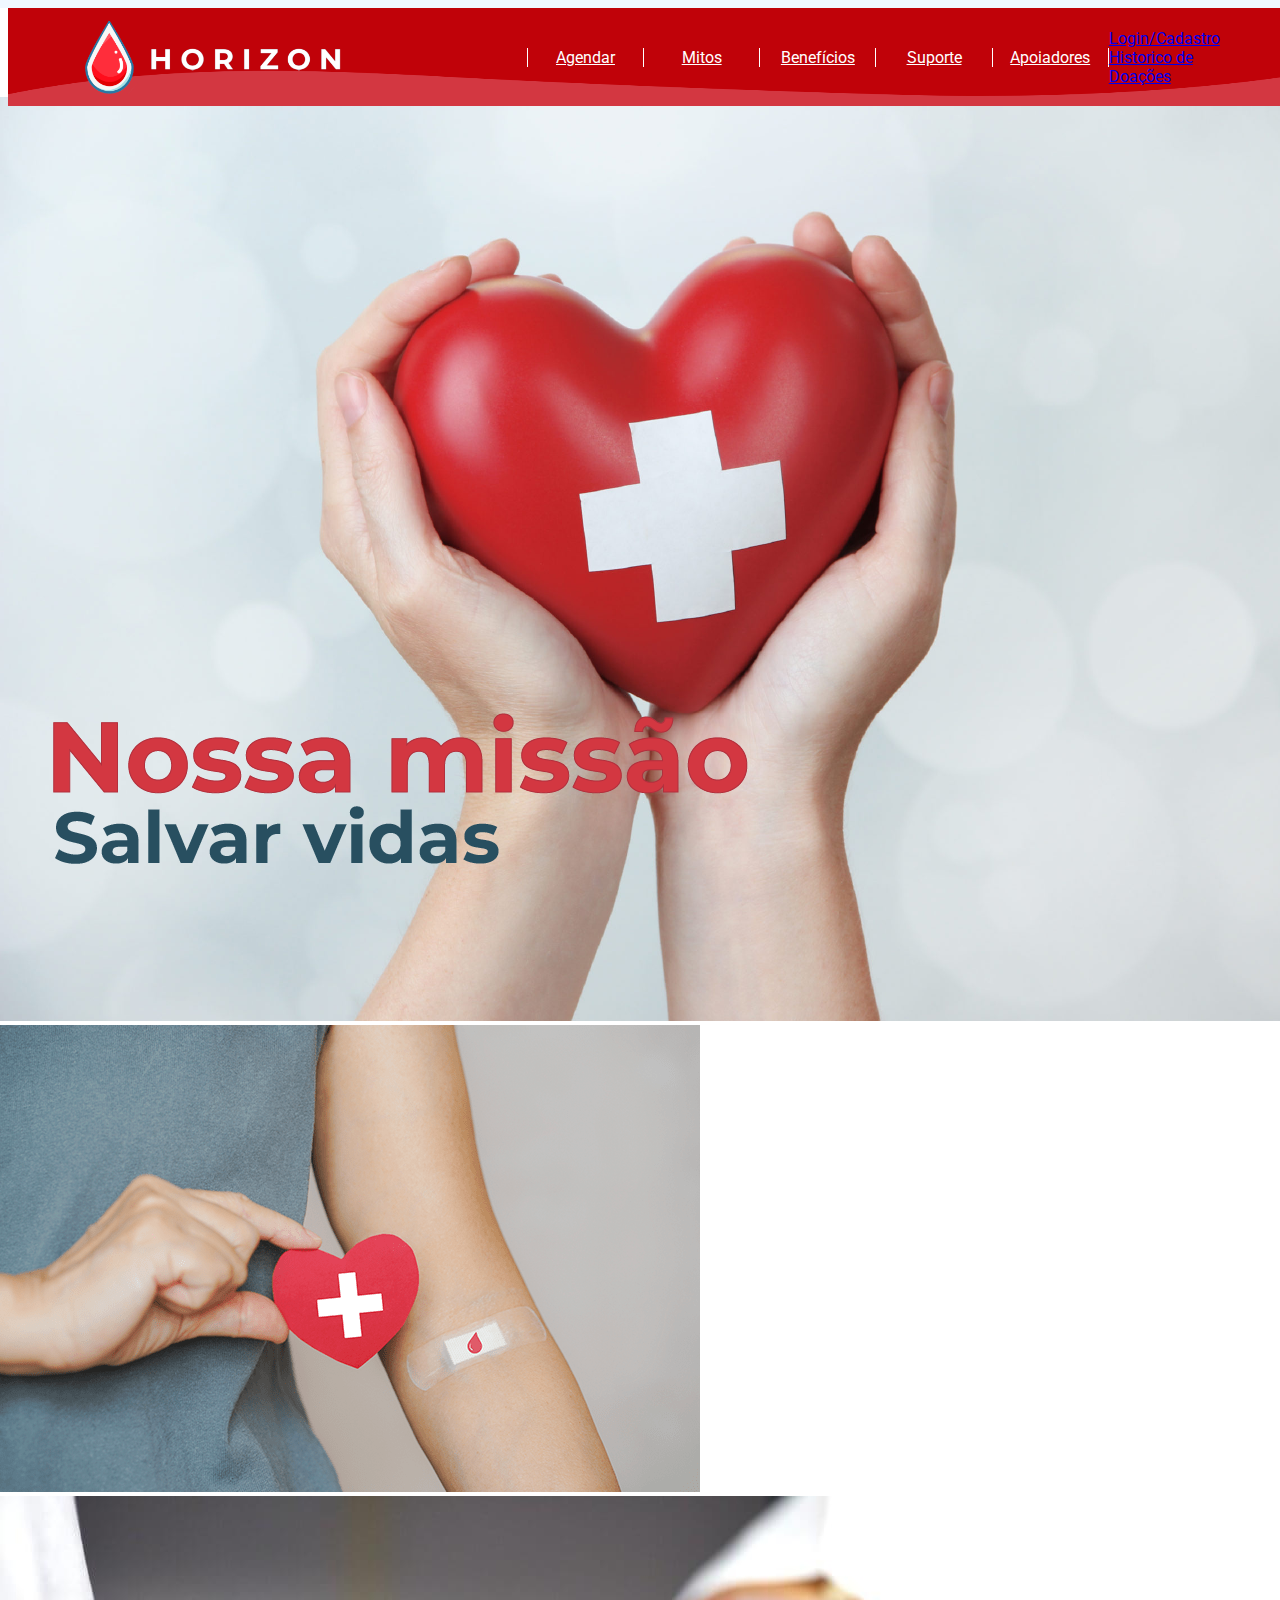
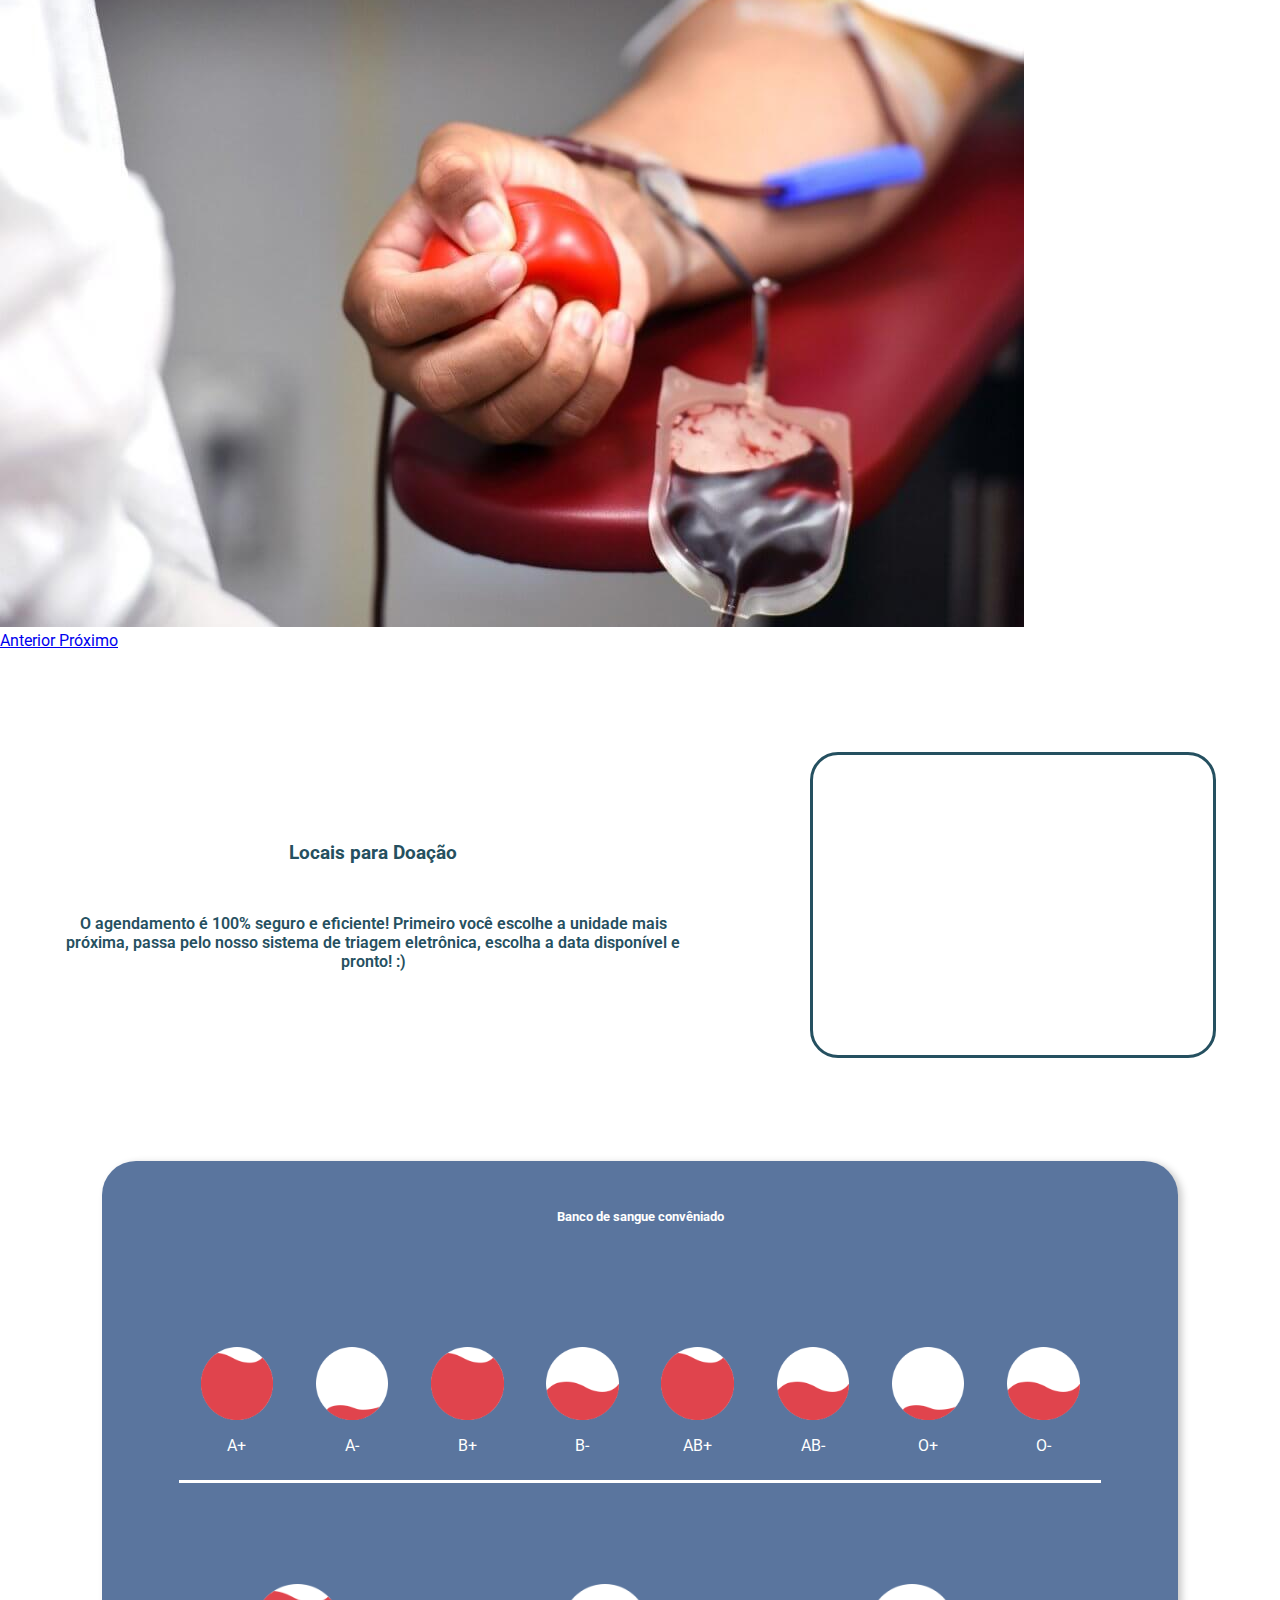
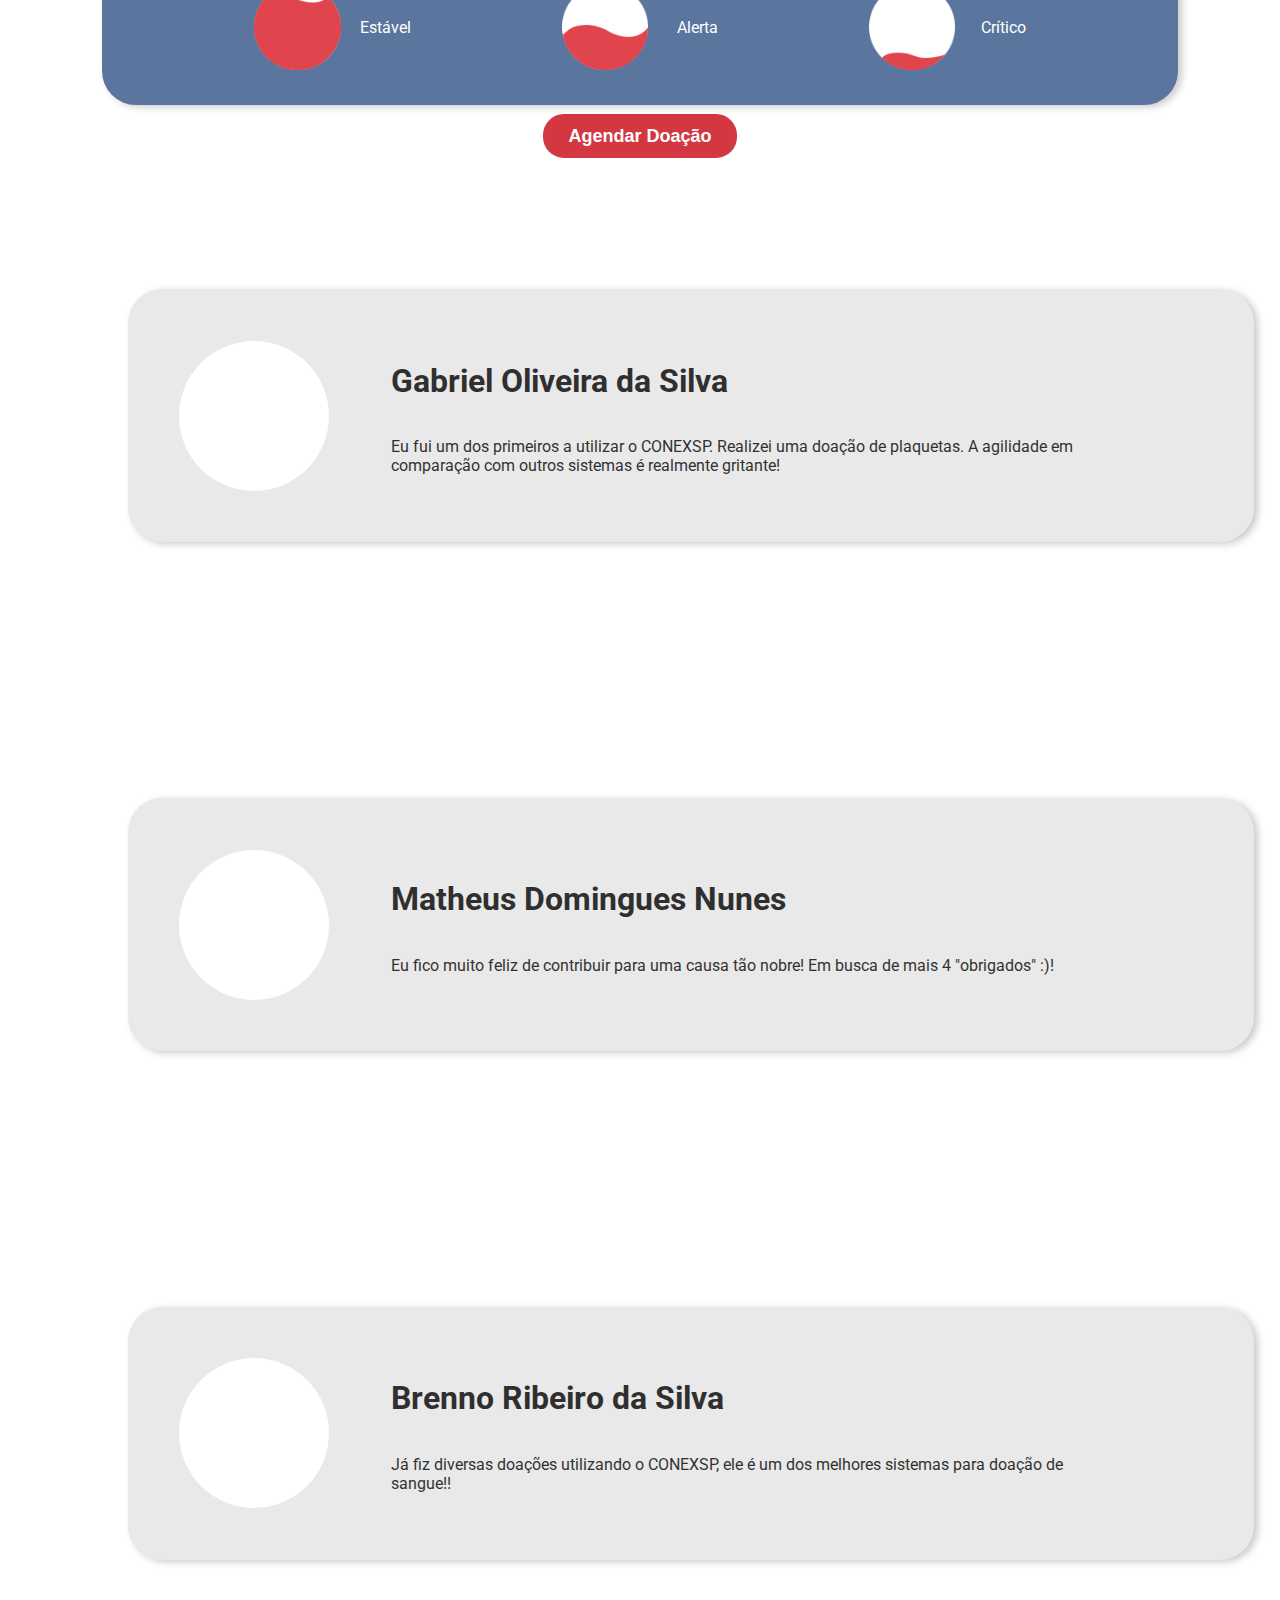
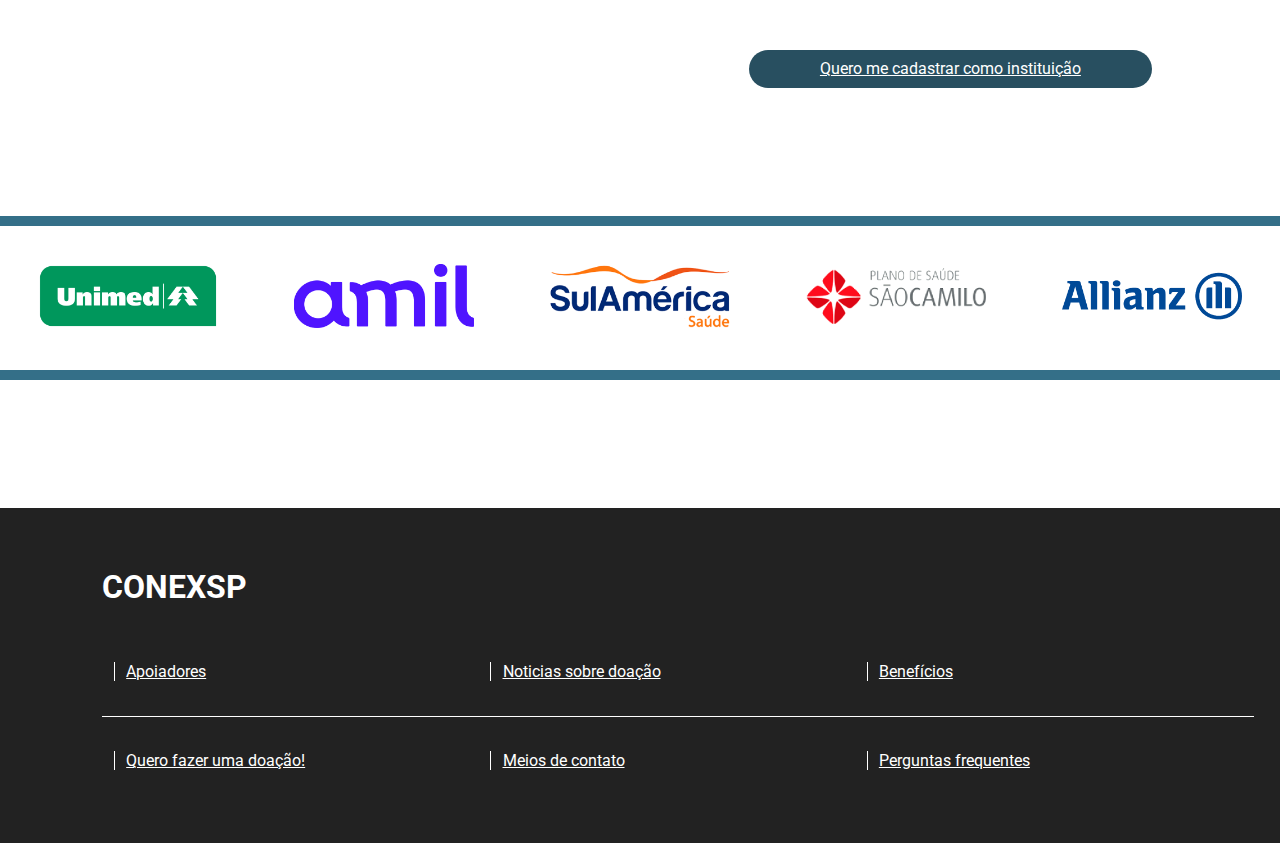
<file: index.html>
<!DOCTYPE html>
<html lang="pt-br">

<head>
  <meta charset="UTF-8">
  <meta name="viewport" content="width=device-width, initial-scale=1.0">
  <title>Horizon</title>

  <link rel="stylesheet" href="css/style.css">
  <link rel="stylesheet" href="css/home.css">

  <link rel="stylesheet" href="https://stackpath.bootstrapcdn.com/bootstrap/4.1.3/css/bootstrap.min.css"
    integrity="sha384-MCw98/SFnGE8fJT3GXwEOngsV7Zt27NXFoaoApmYm81iuXoPkFOJwJ8ERdknLPMO" crossorigin="anonymous">
  <link rel="stylesheet" href="https://cdnjs.cloudflare.com/ajax/libs/font-awesome/6.5.2/css/all.min.css"
    integrity="sha512-SnH5WK+bZxgPHs44uWIX+LLJAJ9/2PkPKZ5QiAj6Ta86w+fsb2TkcmfRyVX3pBnMFcV7oQPJkl9QevSCWr3W6A=="
    crossorigin="anonymous" referrerpolicy="no-referrer" />
</head>

<body style="background-color: aliceblue;">
  <header class="navbar1">
    <a href="index.html" style="width: 20%; display: flex; flex-direction: row; align-items: center; gap: 3%;">
      <img src="img/gota edit.png" style="width: 100%;" alt="logo">
    </a>

    <div style="display: flex; flex-direction: row-reverse; width: 60%;">
      <a href="Apoiadores.html" style="border-style: none solid none solid;" class="botoes_nav">Apoiadores</a>
      <a href="Contatos.html" class="botoes_nav">Suporte</a>
      <a href="" class="botoes_nav">Benefícios</a>
      <a href="Mitos.html" class="botoes_nav">Mitos</a>
      <a href="Triagem.html" class="botoes_nav">Agendar</a>
    </div>

    <div style="width: 10%; display: flex; flex-direction: row-reverse;">
      <a style="display: flex; align-items: center;" id="navbarDropdown" role="button" data-toggle="dropdown" aria-haspopup="true" aria-expanded="false">
        <i style="font-size: 250%; color: white;" class="fa-regular fa-user"></i>
      </a>
      <div class="dropdown-menu" aria-labelledby="navbarDropdown">
        <a class="dropdown-item" href="Cadastro.html">Login/Cadastro</a>
        <a class="dropdown-item" href="Historico.html">Historico de Doações</a>
      </div>
    </div>
  </header>

  <main class="principal_home">
    <!--CARROSSEL-->
    <div id="carouselExampleIndicators" class="carousel slide" data-ride="carousel">
      <ol class="carousel-indicators">
        <li data-target="#carouselExampleIndicators" data-slide-to="0" class="active"></li>
        <li data-target="#carouselExampleIndicators" data-slide-to="1"></li>
        <li data-target="#carouselExampleIndicators" data-slide-to="2"></li>
      </ol>
      <div class="carousel-inner">
        <div class="carousel-item active">
          <img class="d-block w-100" src="img/Banner.png" alt="Primeiro Slide">
        </div>
        <div class="carousel-item">
          <img class="d-block w-100" src="img/doacao-de-sangue.png" alt="Segundo Slide">
        </div>
        <div class="carousel-item">
          <img class="d-block w-100" src="img/doar-sangue-1.jpg" alt="Terceiro Slide">
        </div>
      </div>
      <a class="carousel-control-prev" href="#carouselExampleIndicators" role="button" data-slide="prev">
        <span class="carousel-control-prev-icon" aria-hidden="true"></span>
        <span class="sr-only">Anterior</span>
      </a>
      <a class="carousel-control-next" href="#carouselExampleIndicators" role="button" data-slide="next">
        <span class="carousel-control-next-icon" aria-hidden="true"></span>
        <span class="sr-only">Próximo</span>
      </a>
    </div>

    <!--LOCAIS PARA DOACAO-->
    <div class="locais_doacao">
      <div style="width: 50%; display: flex; flex-direction: column; text-align: center; padding: 5%;">
        <h3>Locais para Doação</h3>
        <p style="font-weight: 600; margin-top: 5%;">
          O agendamento é 100% seguro e eficiente! Primeiro você escolhe a unidade mais próxima, 
          passa pelo nosso sistema de triagem eletrônica, escolha a data disponível e pronto! :)
        </p>
      </div>

      <div style="width: fit-content; padding: 5%; display: flex; flex-direction: column; align-items: center;">
        <div class="mapa">
          <iframe src="https://www.google.com/maps/embed?pb=!1m18!1m12!1m3!1d3657.313606745895!2d-46.65507983151243!3d-23.557177686295105!2m3!1f0!2f0!3f0!3m2!1i1024!2i768!4f13.1!3m3!1m2!1s0x94ce59cba16aab73%3A0xc507935c3fc44731!2sHospital%20S%C3%ADrio-Liban%C3%AAs%20%7C%20Bela%20Vista!5e0!3m2!1spt-BR!2sbr!4v1718240863175!5m2!1spt-BR!2sbr" width="400" height="300" style="border:0;" allowfullscreen="" loading="lazy" referrerpolicy="no-referrer-when-downgrade"></iframe>
          alt="mapa">
        </div>

  
      </div>
    </div>

    <!--BANCO DE SANGUE-->
    <div class="banco_sangue">
      <h5>Banco de sangue convêniado</h5>
      <div style="width: 90%; display: flex; justify-content: space-between; text-align: center;">
        <div class="boleta_sangue boleta_sangue_edit">
          <img src="img/estavel.png" alt="estavel">
          <p>A+</p>
        </div>
        <div class="boleta_sangue boleta_sangue_edit">
          <img src="img/critico.png" alt="critico">
          <p>A-</p>
        </div>
        <div class="boleta_sangue boleta_sangue_edit">
          <img src="img/estavel.png" alt="estavel">
          <p>B+</p>
        </div>
        <div class="boleta_sangue boleta_sangue_edit">
          <img src="img/alerta.png" alt="alerta">
          <p>B-</p>
        </div>
        <div class="boleta_sangue boleta_sangue_edit">
          <img src="img/estavel.png" alt="estavel">
          <p>AB+</p>
        </div>
        <div class="boleta_sangue boleta_sangue_edit">
          <img src="img/alerta.png" alt="alerta">
          <p>AB-</p>
        </div>
        <div class="boleta_sangue boleta_sangue_edit">
          <img src="img/critico.png" alt="critico">
          <p>O+</p>
        </div>
        <div class="boleta_sangue boleta_sangue_edit">
          <img src="img/alerta.png" alt="alerta">
          <p>O-</p>
        </div>
      </div>

      <div style="width: 90%; display: flex; flex-direction: row; justify-content: space-around; text-align: center;">
        <div class="boleta_sangue">
          <!--<span class="boleta"></span>-->
          <img style="max-width: 55%;" src="img/estavel.png" alt="">
          <p>Estável</p>
        </div>
        <div class="boleta_sangue">
          <img style="max-width: 55%;" src="img/alerta.png" alt="">
          <p>Alerta</p>
        </div>
        <div class="boleta_sangue">
          <img style="max-width: 55%;" src="img/critico.png" alt="">
          <p>Crítico</p>
        </div>
      </div>
    </div>
    <a style="align-self: center;" href="Triagem.html">
      <button style="background-color: #D33741; margin-top: 3%; width: 200px; align-self: center;" class="botoes">
        Agendar Doação
      </button>
    </a>

    <!--CARDS EM CARROSSEL-->
    <div id="carouselExampleSlidesOnly" class="carousel slide" data-ride="carousel">
      <div class="carousel-inner">
        <div class="carousel-item active extra_padding">
          <div class="banco_sangue card_carrossel">
            <span style="width: 150px; height: 150px;" class="boleta"></span>
            <div style="width: 70%; display: flex; flex-direction: column;">
              <h1>Gabriel Oliveira da Silva</h1>
              <p>Eu fui um dos primeiros a utilizar o CONEXSP. Realizei uma doação de plaquetas. A agilidade em
                comparação com outros sistemas é realmente gritante!</p>
            </div>
          </div>
        </div>
        <div class="carousel-item extra_padding">
          <div class="banco_sangue card_carrossel">
            <span style="width: 150px; height: 150px;" class="boleta"></span>
            <div style="width: 70%; display: flex; flex-direction: column;">
              <h1>Matheus Domingues Nunes</h1>
              <p>Eu fico muito feliz de contribuir para uma causa tão nobre! Em busca de mais 4 "obrigados" :)!</p>
            </div>
          </div>
        </div>
        <div class="carousel-item extra_padding">
          <div class="banco_sangue card_carrossel">
            <span style="width: 150px; height: 150px;" class="boleta"></span>
            <div style="width: 70%; display: flex; flex-direction: column;">
              <h1>Brenno Ribeiro da Silva</h1>
              <p>Já fiz diversas doações utilizando o CONEXSP, ele é um dos melhores sistemas para doação de sangue!!</p>
            </div>
          </div>
        </div>
      </div>
    </div>
    <a href="#"
      style="z-index: 1; text-align: center; width: 30%; padding: 0.75%; border-radius: 32px; background-color: #284F60; color: white; border-style: none; align-self: flex-end; margin: 10%; margin-top: -3%;">
      Quero me cadastrar como instituição
    </a>

    <!--PATROCINADORES-->
    <div class="patrocinadores">
      <div class="card_patrocinador">
        <img src="img/logos/unimed.png" class="imagem_div" alt="unimed">
      </div>
      <div class="card_patrocinador">
        <img src="img/logos/amil.png" class="imagem_div" alt="unimed">
      </div>
      <div class="card_patrocinador">
        <img src="img/logos/SulAmerica.png" class="imagem_div" alt="unimed">
      </div>
      <div class="card_patrocinador">
        <img src="img/logos/saocamilo.png" class="imagem_div" alt="unimed">
      </div>
      <div class="card_patrocinador">
        <img src="img/logos/allianz.png" class="imagem_div" alt="unimed">
      </div>
    </div>

    <!--FOOTER-->
    <footer class="footer">
      <div style="width: 90%;">
        <h1>CONEXSP</h1>
        <div class="div_a">
          <a href="Apoiadores.html"
            style="border-style: none none none solid; border-width: 1px; padding-left: 1%; width: 33%; color: white;">
            Apoiadores
          </a>
          <a href=""
            style="border-style: none none none solid; border-width: 1px; padding-left: 1%; width: 33%; color: white;">
            Noticias sobre doação
          </a>
          <a href=""
            style="border-style: none none none solid; border-width: 1px; padding-left: 1%; width: 33%; color: white;">
            Benefícios
          </a>
        </div>
        <div style="border-style: none;" class="div_a">
          <a href="Triagem.html"
            style="border-style: none none none solid; border-width: 1px; padding-left: 1%; width: 33%; color: white;">
            Quero fazer uma doação!
          </a>
          <a href="Contatos.html"
            style="border-style: none none none solid; border-width: 1px; padding-left: 1%; width: 33%; color: white;">
            Meios de contato
          </a>
          <a href="Contatos.html"
            style="border-style: none none none solid; border-width: 1px; padding-left: 1%; width: 33%; color: white;">
            Perguntas frequentes
          </a>
        </div>
      </div>


    </footer>


  </main>

  <script src="scripts/script.js"></script>
  <script src="https://code.jquery.com/jquery-3.3.1.slim.min.js"
    integrity="sha384-q8i/X+965DzO0rT7abK41JStQIAqVgRVzpbzo5smXKp4YfRvH+8abtTE1Pi6jizo"
    crossorigin="anonymous"></script>
  <script src="https://cdnjs.cloudflare.com/ajax/libs/popper.js/1.14.3/umd/popper.min.js"
    integrity="sha384-ZMP7rVo3mIykV+2+9J3UJ46jBk0WLaUAdn689aCwoqbBJiSnjAK/l8WvCWPIPm49"
    crossorigin="anonymous"></script>
  <script src="https://stackpath.bootstrapcdn.com/bootstrap/4.1.3/js/bootstrap.min.js"
    integrity="sha384-ChfqqxuZUCnJSK3+MXmPNIyE6ZbWh2IMqE241rYiqJxyMiZ6OW/JmZQ5stwEULTy"
    crossorigin="anonymous"></script>
</body>

</html>
</file>
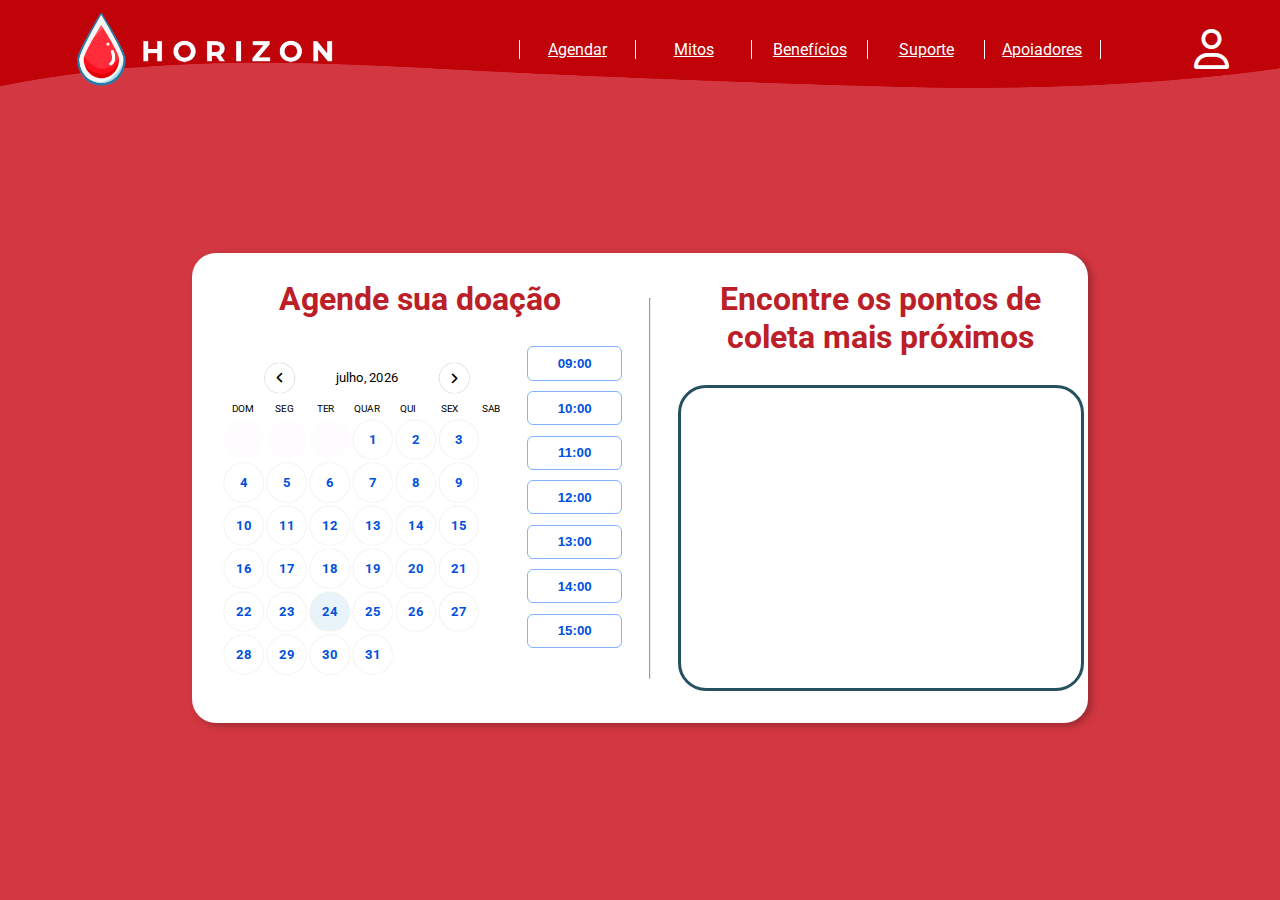
<file: Agendamento.html>
<!DOCTYPE html>
<html lang="en">
<head>
    <meta charset="UTF-8">
    <meta name="viewport" content="width=device-width, initial-scale=1.0">
    <link rel="stylesheet" href="css/style.css">
    <link rel="stylesheet" href="css/home.css">
    <link rel="stylesheet" href="css/agendamento.css">
    <link href="css/calendario.css" rel="stylesheet">
    <link rel="stylesheet" href="https://cdnjs.cloudflare.com/ajax/libs/font-awesome/6.5.2/css/all.min.css">
    <title>Agendamento</title>
</head>
<body>
    <header class="navbar1">
        <a href="index.html" style="width: 20%; display: flex; flex-direction: row; align-items: center; gap: 3%;">
            <img src="img/gota edit.png" style="width: 100%;" alt="logo">
        </a>

        <div style="display: flex; flex-direction: row-reverse; width: 60%;">
            <a href="Apoiadores.html" style="border-style: none solid none solid;" class="botoes_nav">Apoiadores</a>
            <a href="Contatos.html" class="botoes_nav">Suporte</a>
            <a href="" class="botoes_nav">Benefícios</a>
            <a href="Mitos.html" class="botoes_nav">Mitos</a>
            <a href="Triagem.html" class="botoes_nav">Agendar</a>
        </div>
        
        <div style="width: 10%; display: flex; flex-direction: row-reverse;">
            <a style="display: flex; align-items: center;" href="Cadastro.html" id="icone">
                <i style="font-size: 250%; color: white;" class="fa-regular fa-user"></i>
            </a>
        </div>
    </header>

    <main style="margin-top: 3%;" class="principal">
        <!--CALENDARIO-->
        <div style="width: 45%; padding: 3%; align-items: center; justify-content: center; text-align: center;">
            <h1>Agende sua doação</h1>
            <div class="lado_esquerdo">
                <div id="calendario">
                    <div id="header">
                    <div style="width: 100%; display: flex; gap: 1%; align-self: center; justify-content: center;">
                        <button style="transform: rotateZ(90deg)" id="backButton"><i class="fa-solid fa-angle-down"></i></button>
                        <div style="text-align: center; width: 50%; vertical-align: middle; line-height: 75px; " id="monthDisplay"></div>
                        <button style="transform: rotateZ(-90deg);" id="nextButton"><i class="fa-solid fa-angle-down"></i></button>
                    </div>
                        
                    </div>
            
                    <div id="weekdays">
                        <div>DOM</div>
                        <div>SEG</div>
                        <div>TER</div>
                        <div>QUAR</div>
                        <div>QUI</div>
                        <div>SEX</div>
                        <div>SAB</div>
                    </div>
            
            
                    <!-- div dinamic -->
                    <div id="calendar" ></div>
            
                
                </div>
                <div style="display: flex; flex-direction: column;" class="conjunto_botoes">
                    <button onclick="alerta()">09:00</button>
                    <button onclick="alerta()">10:00</button>
                    <button onclick="alerta()">11:00</button>
                    <button onclick="alerta()">12:00</button>
                    <button onclick="alerta()">13:00</button>
                    <button onclick="alerta()">14:00</button>
                    <button onclick="alerta()">15:00</button>
                </div>
            </div>
            
        
            <div id="newEventModal">
                <h2>Nova Doacao</h2>
            
                <input id="eventTitleInput" placeholder="Event Title"/>
            
                <button id="saveButton"> Salvar</button>
                <button id="cancelButton">Cancelar</button>
            </div>
        
            <div id="deleteEventModal">
                <h2>Evento</h2>
            
                <div id="eventText"></div><br>
            
            
                <button id="deleteButton">Deletar</button>
                <button id="closeButton">Fechar</button>
            </div>
        
            <div id="modalBackDrop"></div>
        </div>

        <hr style="margin-top: 5%; margin-bottom: 5%;">

        <div style="width: 50%; padding: 3%; text-align: center;">
            <h1>Encontre os pontos de coleta mais próximos</h1>
            <div style="margin-bottom: -3%; align-self: center;" class="quadrado">
                <iframe src="https://www.google.com/maps/embed?pb=!1m18!1m12!1m3!1d7306.271698989194!2d-46.6115275085995!3d-23.706842295116502!2m3!1f0!2f0!3f0!3m2!1i1024!2i768!4f13.1!3m3!1m2!1s0x94ce5d3a66c9d42b%3A0x71b33b4637e2799c!2sHospital%20Estadual%20de%20Diadema!5e0!3m2!1spt-BR!2sbr!4v1718237893807!5m2!1spt-BR!2sbr" width="400" height="300" style="border:0;" allowfullscreen="" loading="lazy" referrerpolicy="no-referrer-when-downgrade"></iframe>
            </div>
              
             
        </div>
    </main>

    <script src="./scripts/main.js"></script>
    <script>
        function alerta(){
            alert("Doação marcada com sucesso!");
            window.location.replace("Historico.html");
        }
    </script>

    <script src="scripts/script.js"></script>
    <script src="https://code.jquery.com/jquery-3.3.1.slim.min.js"
    integrity="sha384-q8i/X+965DzO0rT7abK41JStQIAqVgRVzpbzo5smXKp4YfRvH+8abtTE1Pi6jizo"
    crossorigin="anonymous"></script>
    <script src="https://cdnjs.cloudflare.com/ajax/libs/popper.js/1.14.3/umd/popper.min.js"
    integrity="sha384-ZMP7rVo3mIykV+2+9J3UJ46jBk0WLaUAdn689aCwoqbBJiSnjAK/l8WvCWPIPm49"
    crossorigin="anonymous"></script>
    <script src="https://stackpath.bootstrapcdn.com/bootstrap/4.1.3/js/bootstrap.min.js"
    integrity="sha384-ChfqqxuZUCnJSK3+MXmPNIyE6ZbWh2IMqE241rYiqJxyMiZ6OW/JmZQ5stwEULTy"
    crossorigin="anonymous"></script>
</body>
</html>
</file>
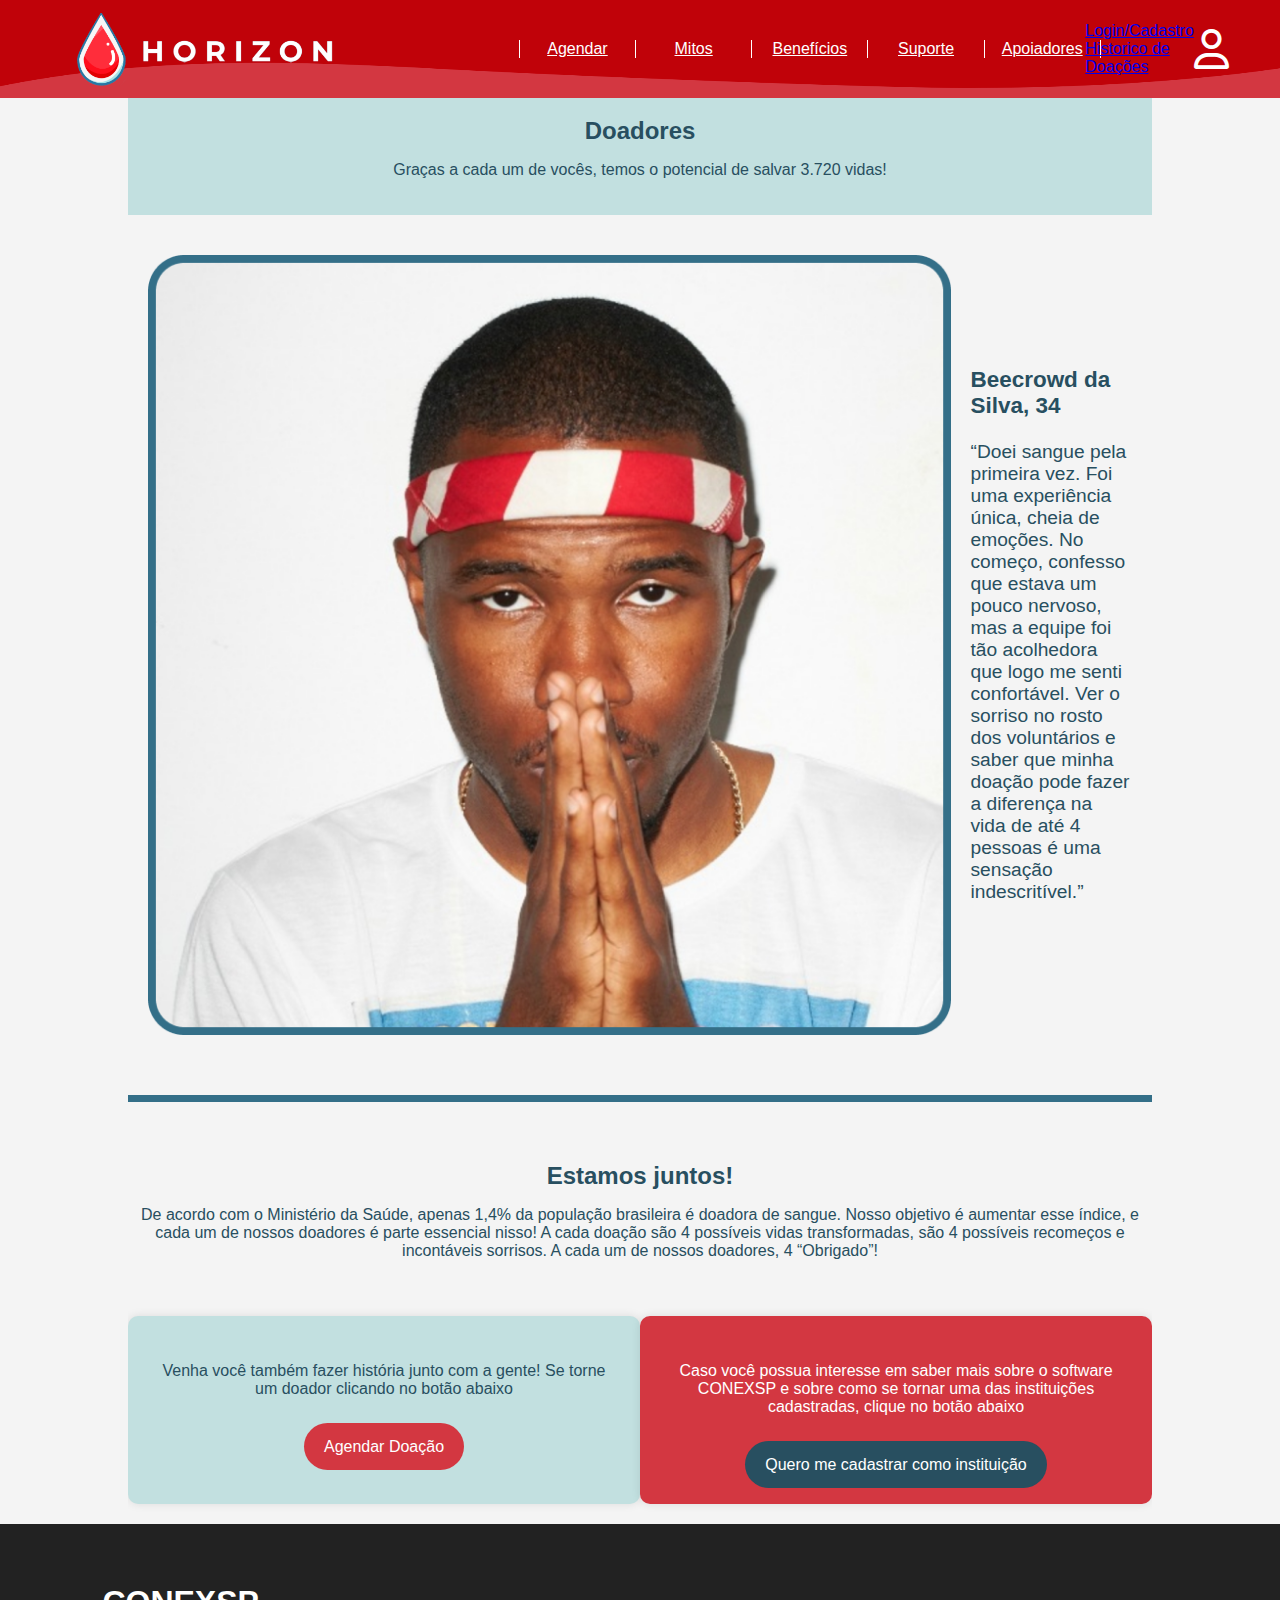
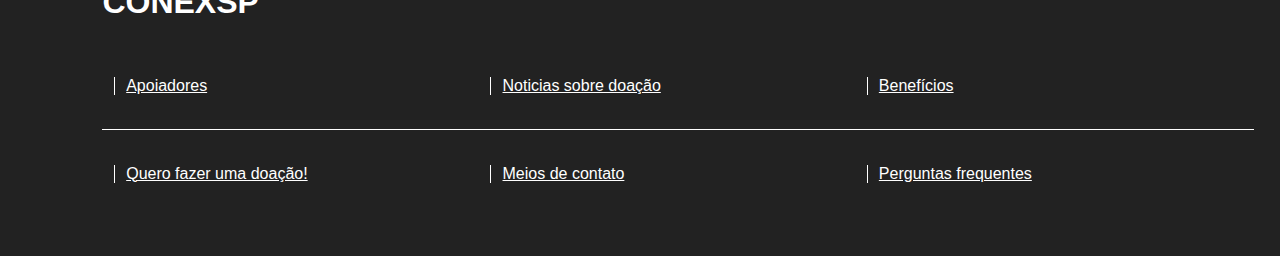
<file: Apoiadores.html>
<!DOCTYPE html>
<html lang="pt-br">
<head>
    <meta charset="UTF-8">
    <meta name="viewport" content="width=device-width, initial-scale=1.0">
    <title>Doadores</title>
    <link rel="stylesheet" href="css/home.css">
    <link rel="stylesheet" href="css/style.css">
    <link rel="stylesheet" href="css/apoiadores.css">
    <link rel="stylesheet" href="https://cdnjs.cloudflare.com/ajax/libs/font-awesome/6.5.2/css/all.min.css">
    <link rel="stylesheet" href="https://stackpath.bootstrapcdn.com/bootstrap/4.1.3/css/bootstrap.min.css"
    integrity="sha384-MCw98/SFnGE8fJT3GXwEOngsV7Zt27NXFoaoApmYm81iuXoPkFOJwJ8ERdknLPMO" crossorigin="anonymous">
</head>
<body>
    <header class="navbar1">
        <a href="index.html" style="width: 20%; display: flex; flex-direction: row; align-items: center; gap: 3%;">
            <img src="img/gota edit.png" style="width: 100%;" alt="logo">
        </a>

        <div style="display: flex; flex-direction: row-reverse; width: 60%;">
            <a href="Apoiadores.html" style="border-style: none solid none solid;" class="botoes_nav">Apoiadores</a>
            <a href="Contatos.html" class="botoes_nav">Suporte</a>
            <a href="" class="botoes_nav">Benefícios</a>
            <a href="Mitos.html" class="botoes_nav">Mitos</a>
            <a href="Triagem.html" class="botoes_nav">Agendar</a>
        </div>
        
        <div style="width: 10%; display: flex; flex-direction: row-reverse;">
            <a style="display: flex; align-items: center;" id="navbarDropdown" role="button" data-toggle="dropdown" aria-haspopup="true" aria-expanded="false">
              <i style="font-size: 250%; color: white;" class="fa-regular fa-user"></i>
            </a>
            <div class="dropdown-menu" aria-labelledby="navbarDropdown">
              <a class="dropdown-item" href="Cadastro.html">Login/Cadastro</a>
              <a class="dropdown-item" href="Historico.html">Historico de Doações</a>
            </div>
        </div>
    </header>
    
    <div class="container">
        <section style="margin-top: 7.5%;" class="doadores">
            <h2>Doadores</h2>
            <p>Graças a cada um de vocês, temos o potencial de salvar 3.720 vidas!</p>
        </section>

        <div class="doador">
            <img src="img/apoiadores/image 8.png" alt="Beecrowd da Silva">
            <div class="doador-info">
                <h3>Beecrowd da Silva, 34</h3>
                <p>“Doei sangue pela primeira vez. Foi uma experiência única, cheia de emoções. No começo, confesso que estava um pouco nervoso, mas a equipe foi tão acolhedora que logo me senti confortável. Ver o sorriso no rosto dos voluntários e saber que minha doação pode fazer a diferença na vida de até 4 pessoas é uma sensação indescritível.”</p>
            </div>
        </div>

        <hr class="separator">

        <section class="juntos">
            <h2>Estamos juntos!</h2>
            <p>De acordo com o Ministério da Saúde, apenas 1,4% da população brasileira é doadora de sangue. Nosso objetivo é aumentar esse índice, e cada um de nossos doadores é parte essencial nisso! A cada doação são 4 possíveis vidas transformadas, são 4 possíveis recomeços e incontáveis sorrisos. A cada um de nossos doadores, 4 “Obrigado”!</p>
        </section>

        <div class="buttons">
            <div class="button-container">
                <p>Venha você também fazer história junto com a gente! Se torne um doador clicando no botão abaixo</p>
                <a href="#" class="button">Agendar Doação</a>
            </div>
            <div class="button-container2">
                <p>Caso você possua interesse em saber mais sobre o software CONEXSP e sobre como se tornar uma das instituições cadastradas, clique no botão abaixo</p>
                <a href="#" class="button red">Quero me cadastrar como instituição</a>
            </div>
        </div>
    </div>

    <footer class="footer">
      <div style="width: 90%;">
        <h1>CONEXSP</h1>
        <div class="div_a">
          <a href="Apoiadores.html"
            style="border-style: none none none solid; border-width: 1px; padding-left: 1%; width: 33%; color: white;">
            Apoiadores
          </a>
          <a href=""
            style="border-style: none none none solid; border-width: 1px; padding-left: 1%; width: 33%; color: white;">
            Noticias sobre doação
          </a>
          <a href=""
            style="border-style: none none none solid; border-width: 1px; padding-left: 1%; width: 33%; color: white;">
            Benefícios
          </a>
        </div>
        <div style="border-style: none;" class="div_a">
          <a href="Triagem.html"
            style="border-style: none none none solid; border-width: 1px; padding-left: 1%; width: 33%; color: white;">
            Quero fazer uma doação!
          </a>
          <a href="Contatos.html"
            style="border-style: none none none solid; border-width: 1px; padding-left: 1%; width: 33%; color: white;">
            Meios de contato
          </a>
          <a href="Contatos.html"
            style="border-style: none none none solid; border-width: 1px; padding-left: 1%; width: 33%; color: white;">
            Perguntas frequentes
          </a>
        </div>
      </div>


    </footer>
    <script src="scripts/script.js"></script>
</body>
</html>
</file>
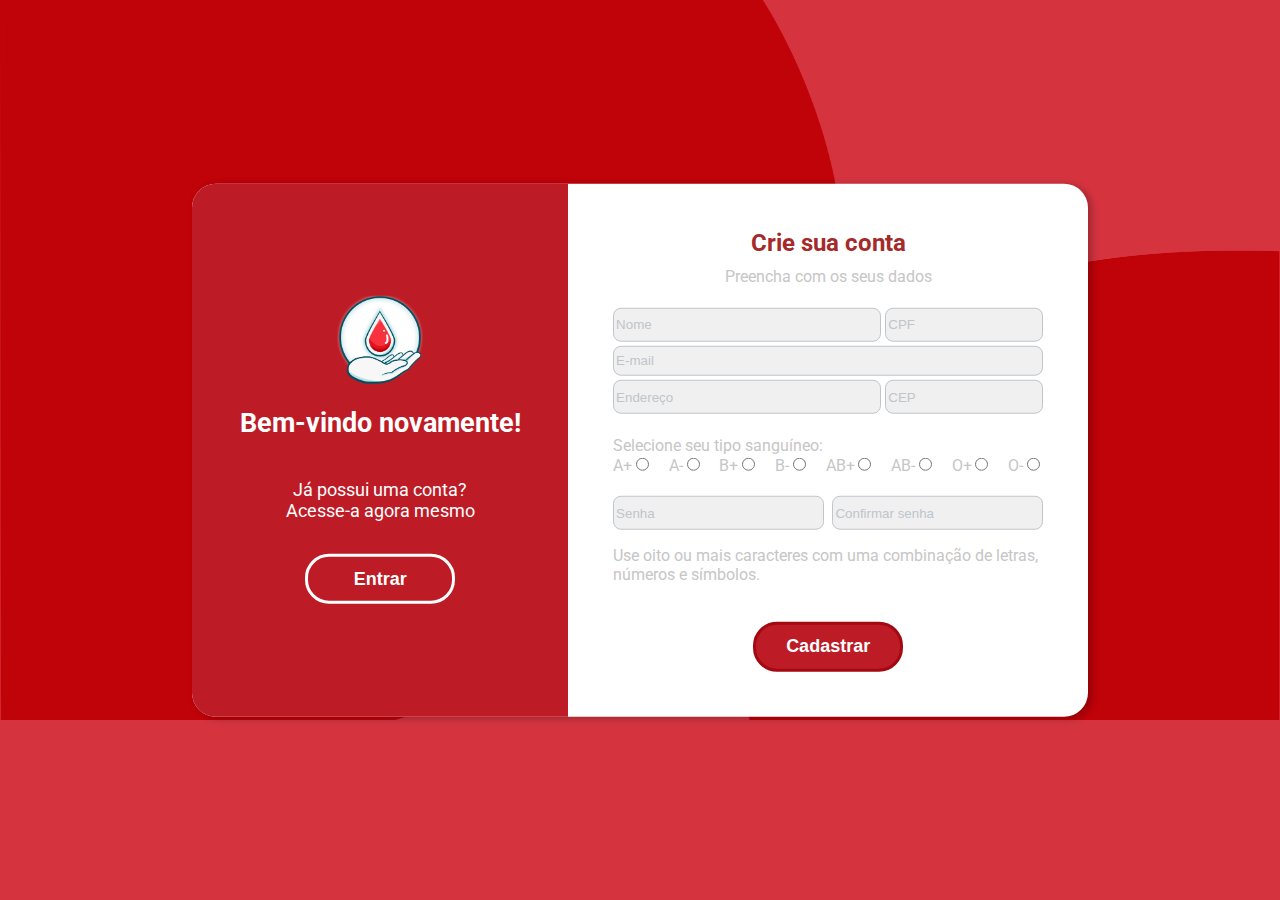
<file: Cadastro.html>
<!DOCTYPE html>
<html lang="pt-br">
<head>
    <meta charset="UTF-8">
    <meta name="viewport" content="width=device-width, initial-scale=1.0">
    <title>Cadastro</title>
    <link rel="stylesheet" href="css/style.css">
    <link rel="stylesheet" href="https://cdnjs.cloudflare.com/ajax/libs/font-awesome/6.5.2/css/all.min.css">
</head>
<body class="img_fundo" onload="carregaDados()">
    
    <main class="principal">
        
        <div class="leva_login">
            <img width="30%" src="img/mao_gota_circulo.png" alt="">
            <h2>Bem-vindo novamente!</h2>
            <p>Já possui uma conta?<br>
                Acesse-a agora mesmo</p>
            <a href="Login.html"><button style="margin-top: 10%" class="botoes">Entrar</button></a>
        </div>

        <div class="area_cadastro">
            
            <div style="text-align: center; display: flex; flex-direction: column;">
                <h2 style="margin: 0px; color: brown;">Crie sua conta</h2>
                <p style="margin: 0px; margin-top: 5%;">Preencha com os seus dados</p>
            </div>

            <!-- NOME CPF EMAIL ETC -->
            <div class="formulario">
                <div style = "display:flex; flex-direction: row; gap: 1%;">
                    <input type="text" placeholder="Nome" style="width: 61.2%;" class="input_texto" id="nome">
                    <input type="text" placeholder="CPF" style="width: 35.5%;" class="input_texto" id="cpf">
                </div>
                <div style="margin-top: 1%; margin-bottom: 1%;">
                    <input type="text" placeholder="E-mail" style="width:100%; box-sizing: border-box;" class="input_texto" id="email">
                </div>
                <div style = "display:flex; flex-direction: row; gap: 1%;">
                    <input type="text" placeholder="Endereço" style="width: 61.2%;" class="input_texto" id="endereco">
                    <input type="text" placeholder="CEP" style="width: 35.5%;" class="input_texto" id="cep">
                </div>
            </div>

            <!-- TIPO SANGUINHEO -->
            <div class="formulario">
                Selecione seu tipo sanguíneo:
                <div style="display: flex; justify-content: space-between; align-content: center; text-align: center;">
                    <div>
                        <label for="A+">A+</label>
                        <input type="radio" id="A+" name="tipo_sanguineo" value="A+" style="margin-left: -0.5%;">
                    </div>
                    <div>
                        <label for="A-">A-</label>
                        <input type="radio" id="A-" name="tipo_sanguineo" value="A-" style="margin-left: -0.5%;">
                    </div>
                    <div>
                        <label for="B+">B+</label>
                        <input type="radio" id="B+" name="tipo_sanguineo" value="B+" style="margin-left: -0.5%;">
                    </div>
                    <div>
                        <label for="B-">B-</label>
                        <input type="radio" id="B-" name="tipo_sanguineo" value="B-" style="margin-left: -0.5%;">
                    </div>
                    <div>
                        <label for="AB+">AB+</label>
                        <input type="radio" id="AB+" name="tipo_sanguineo" value="AB+" style="margin-left: -0.5%;">
                    </div>
                    <div>
                        <label for="AB-">AB-</label>
                        <input type="radio" id="AB-" name="tipo_sanguineo" value="AB-" style="margin-left: -0.5%;">
                    </div>
                    <div>
                        <label for="O+">O+</label>
                        <input type="radio" id="O+" name="tipo_sanguineo" value="O+" style="margin-left: -0.5%;">
                    </div>
                    <div>
                        <label for="O-">O-</label>
                        <input type="radio" id="O-" name="tipo_sanguineo" value="O-" style="margin-left: -0.5%;">
                    </div>
                    
                </div>
            </div>

            <!-- SENHA -->
            <div class="formulario">
                <div style = "display:flex; flex-direction: row; gap: 1%;">
                    <input type="text" placeholder="Senha" style="width: 47.85%;" class="input_texto" id="senha">
                    <input type="text" placeholder="Confirmar senha" style="width: 47.85%; margin-left: 1%;" class="input_texto" id="confirmasenha">
                </div>
                <p>Use oito ou mais caracteres com uma combinação de letras, números e símbolos.</p>
            </div>
            
            <button style="margin-top: 5%; border-color: rgb(164, 8, 17);" class="botoes" onclick="cadastra()">Cadastrar</button>
        </div>
        
    </main>

    <script src="scripts/script.js"></script>
</body>
</html>
</file>
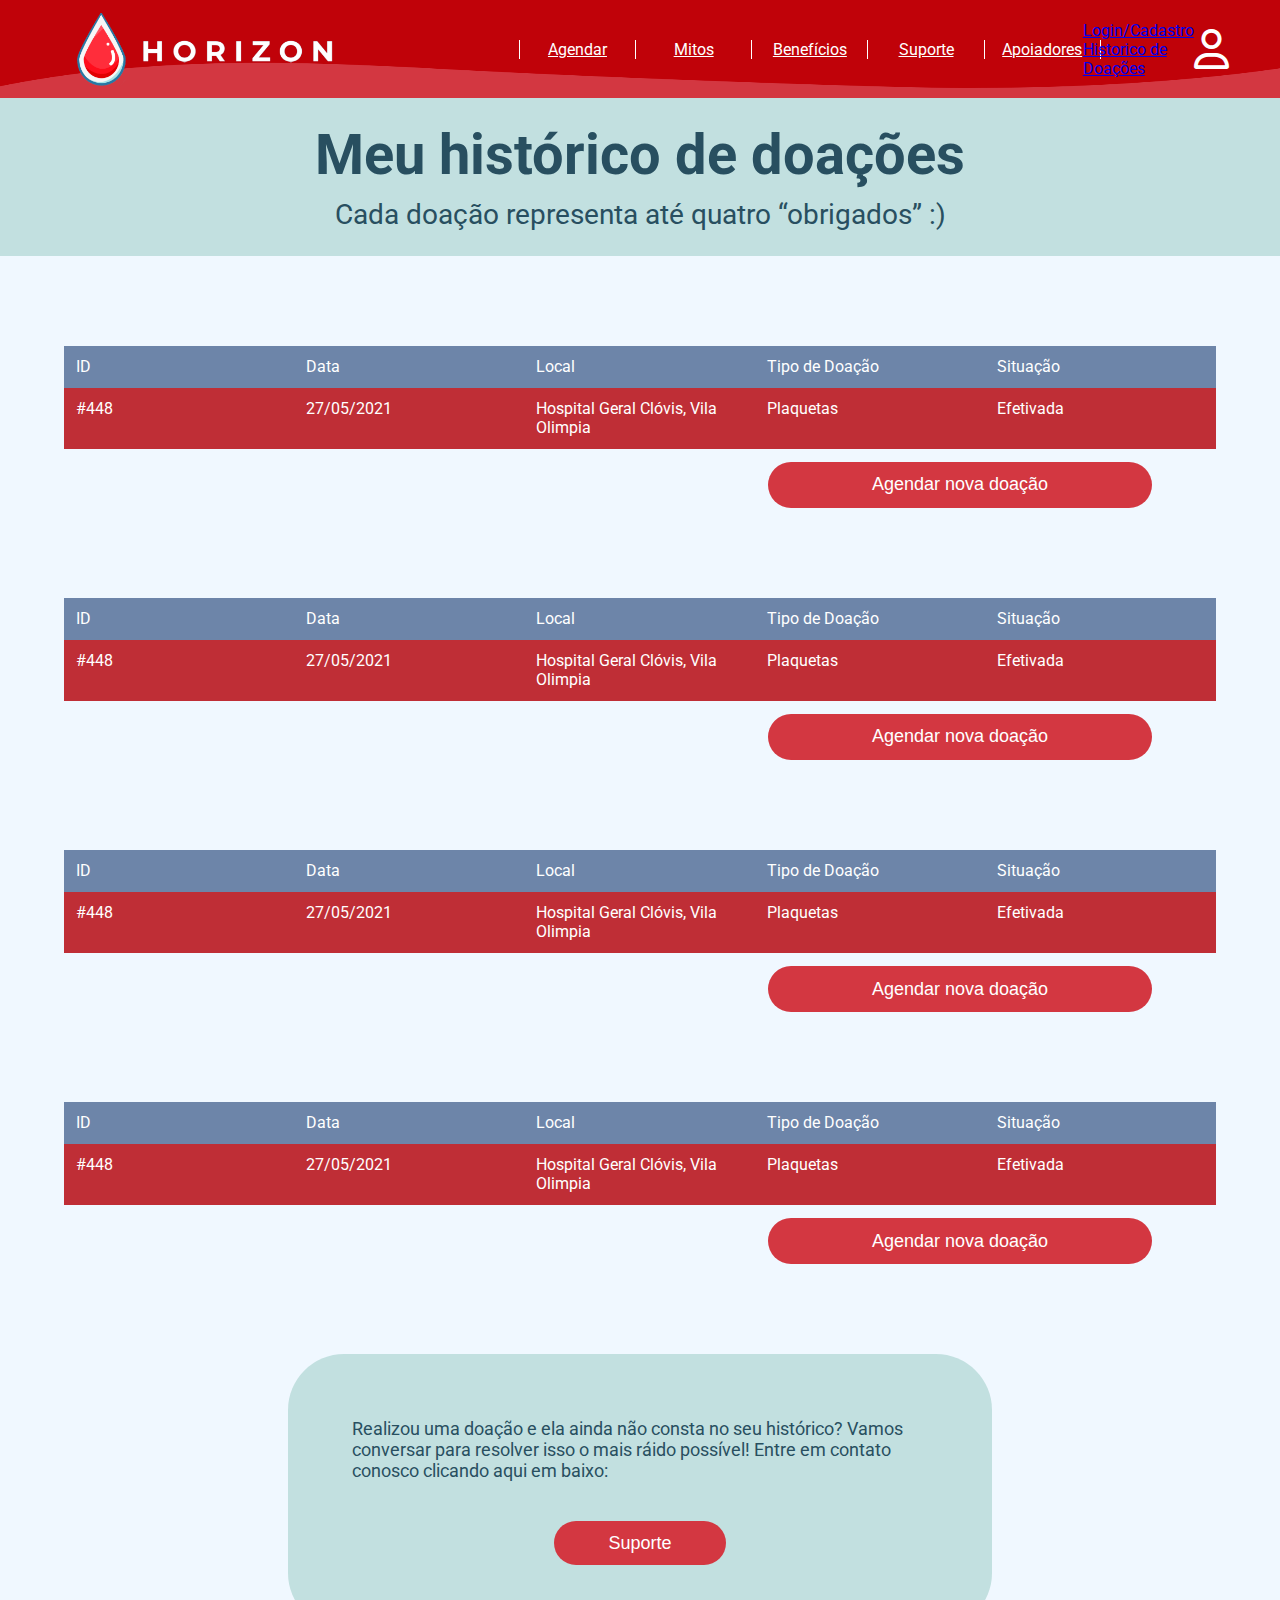
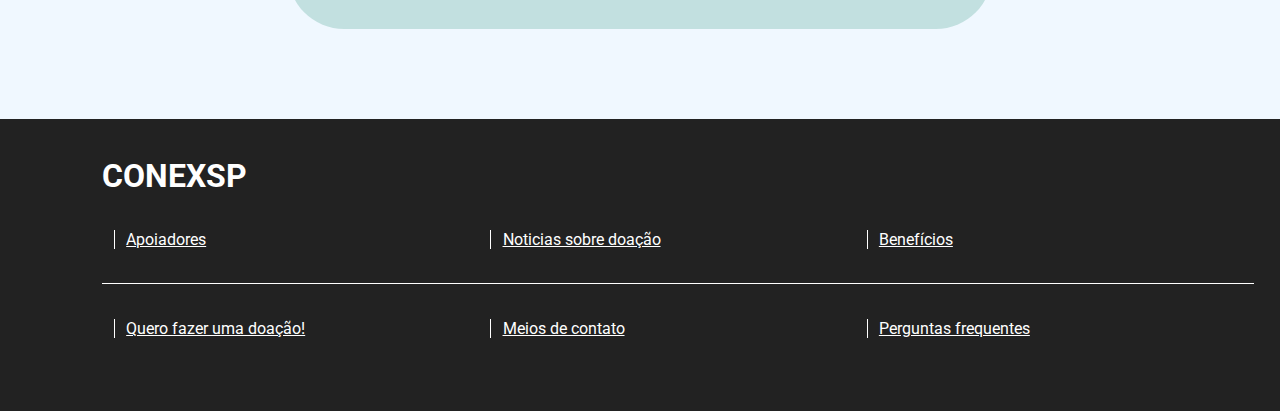
<file: Historico.html>
<!DOCTYPE html>
<html lang="en">

<head>
    <meta charset="UTF-8">
    <meta name="viewport" content="width=device-width, initial-scale=1.0">
    <title>Historico</title>
    <link rel="stylesheet" href="https://stackpath.bootstrapcdn.com/bootstrap/4.1.3/css/bootstrap.min.css" integrity="sha384-MCw98/SFnGE8fJT3GXwEOngsV7Zt27NXFoaoApmYm81iuXoPkFOJwJ8ERdknLPMO" crossorigin="anonymous">
    <link rel="stylesheet" href="css/historico.css">
    <link rel="stylesheet" href="https://cdnjs.cloudflare.com/ajax/libs/font-awesome/6.5.2/css/all.min.css">
    <link rel="stylesheet" href="https://cdnjs.cloudflare.com/ajax/libs/font-awesome/6.5.2/css/all.min.css"
        integrity="sha512-SnH5WK+bZxgPHs44uWIX+LLJAJ9/2PkPKZ5QiAj6Ta86w+fsb2TkcmfRyVX3pBnMFcV7oQPJkl9QevSCWr3W6A=="
        crossorigin="anonymous" referrerpolicy="no-referrer" />
    
</head>

<body style="background-color: aliceblue;">
    <div style="top:0;" class="navbar1">
        <a href="index.html" style="width: 20%; display: flex; flex-direction: row; align-items: center; gap: 3%;">
            <img src="img/gota edit.png" style="width: 100%;" alt="logo">
        </a>

        <div style="display: flex; flex-direction: row-reverse; width: 60%;">
            <a href="Apoiadores.html" style="border-style: none solid none solid;" class="botoes_nav">Apoiadores</a>
            <a href="Contatos.html" class="botoes_nav">Suporte</a>
            <a href="" class="botoes_nav">Benefícios</a>
            <a href="Mitos.html" class="botoes_nav">Mitos</a>
            <a href="Triagem.html" class="botoes_nav">Agendar</a>
        </div>

        <div style="width: 10%; display: flex; flex-direction: row-reverse;">
            <a style="display: flex; align-items: center;" id="navbarDropdown" role="button" data-toggle="dropdown" aria-haspopup="true" aria-expanded="false">
              <i style="font-size: 250%; color: white;" class="fa-regular fa-user"></i>
            </a>
            <div class="dropdown-menu" aria-labelledby="navbarDropdown">
              <a class="dropdown-item" href="Cadastro.html">Login/Cadastro</a>
              <a class="dropdown-item" href="Historico.html">Historico de Doações</a>
            </div>
        </div>
    </div>
    <div class="cabecalho">
        <h1>Meu histórico de doações</h1>
        <p>Cada doação representa até quatro “obrigados” :)</p>
    </div>
    <div class="area_historico">
        <div class="parte_azul">
            <div>ID</div>
            <div>Data</div>
            <div>Local</div>
            <div>Tipo de Doação</div>
            <div>Situação</div>
        </div>
        <div class="parte_vermelha">
            <div>#448</div>
            <div>27/05/2021</div>
            <div>Hospital Geral Clóvis, Vila Olimpia</div>
            <div>Plaquetas</div>
            <div>Efetivada</div>
        </div>
    </div>
    <button>Agendar nova doação</button>
    <div class="area_historico">
        <div class="parte_azul">
            <div>ID</div>
            <div>Data</div>
            <div>Local</div>
            <div>Tipo de Doação</div>
            <div>Situação</div>
        </div>
        <div class="parte_vermelha">
            <div>#448</div>
            <div>27/05/2021</div>
            <div>Hospital Geral Clóvis, Vila Olimpia</div>
            <div>Plaquetas</div>
            <div>Efetivada</div>
        </div>
    </div>
    <button>Agendar nova doação</button>
    <div class="area_historico">
        <div class="parte_azul">
            <div>ID</div>
            <div>Data</div>
            <div>Local</div>
            <div>Tipo de Doação</div>
            <div>Situação</div>
        </div>
        <div class="parte_vermelha">
            <div>#448</div>
            <div>27/05/2021</div>
            <div>Hospital Geral Clóvis, Vila Olimpia</div>
            <div>Plaquetas</div>
            <div>Efetivada</div>
        </div>
    </div>
    <button>Agendar nova doação</button>
    <div class="area_historico">
        <div class="parte_azul">
            <div>ID</div>
            <div>Data</div>
            <div>Local</div>
            <div>Tipo de Doação</div>
            <div>Situação</div>
        </div>
        <div class="parte_vermelha">
            <div>#448</div>
            <div>27/05/2021</div>
            <div>Hospital Geral Clóvis, Vila Olimpia</div>
            <div>Plaquetas</div>
            <div>Efetivada</div>
        </div>
    </div>
    <button>Agendar nova doação</button>

    <div class="div_central">
        <p>Realizou uma doação e ela ainda não consta no seu histórico? Vamos conversar para resolver isso o mais ráido
        possível! Entre em contato conosco clicando aqui em baixo:</p>
        <button style="align-self: center; margin: 0; margin-top: 7%; padding: 2%;">Suporte</button>
    </div>

    <footer class="footer">
        <div style="width: 90%;">
          <h1>CONEXSP</h1>
          <div class="div_a">
            <a href="" style="border-style: none none none solid; border-width: 1px; padding-left: 1%; width: 33%; color: white;">
              Apoiadores
            </a>
            <a href="" style="border-style: none none none solid; border-width: 1px; padding-left: 1%; width: 33%; color: white;">
              Noticias sobre doação
            </a>
            <a href="" style="border-style: none none none solid; border-width: 1px; padding-left: 1%; width: 33%; color: white;">
              Benefícios
            </a>
          </div>
          <div style="border-style: none;" class="div_a">
            <a href="" style="border-style: none none none solid; border-width: 1px; padding-left: 1%; width: 33%; color: white;">
              Quero fazer uma doação!
            </a>
            <a href="" style="border-style: none none none solid; border-width: 1px; padding-left: 1%; width: 33%; color: white;">
              Meios de contato
            </a>
            <a href="" style="border-style: none none none solid; border-width: 1px; padding-left: 1%; width: 33%; color: white;">
              Perguntas frequentes
            </a>
          </div>
        </div>
        

    </footer>

    <script src="scripts/script.js"></script>
    <script src="https://code.jquery.com/jquery-3.3.1.slim.min.js" integrity="sha384-q8i/X+965DzO0rT7abK41JStQIAqVgRVzpbzo5smXKp4YfRvH+8abtTE1Pi6jizo" crossorigin="anonymous"></script>
    <script src="https://cdnjs.cloudflare.com/ajax/libs/popper.js/1.14.3/umd/popper.min.js" integrity="sha384-ZMP7rVo3mIykV+2+9J3UJ46jBk0WLaUAdn689aCwoqbBJiSnjAK/l8WvCWPIPm49" crossorigin="anonymous"></script>
    <script src="https://stackpath.bootstrapcdn.com/bootstrap/4.1.3/js/bootstrap.min.js" integrity="sha384-ChfqqxuZUCnJSK3+MXmPNIyE6ZbWh2IMqE241rYiqJxyMiZ6OW/JmZQ5stwEULTy" crossorigin="anonymous"></script>
</body>

</html>
</file>
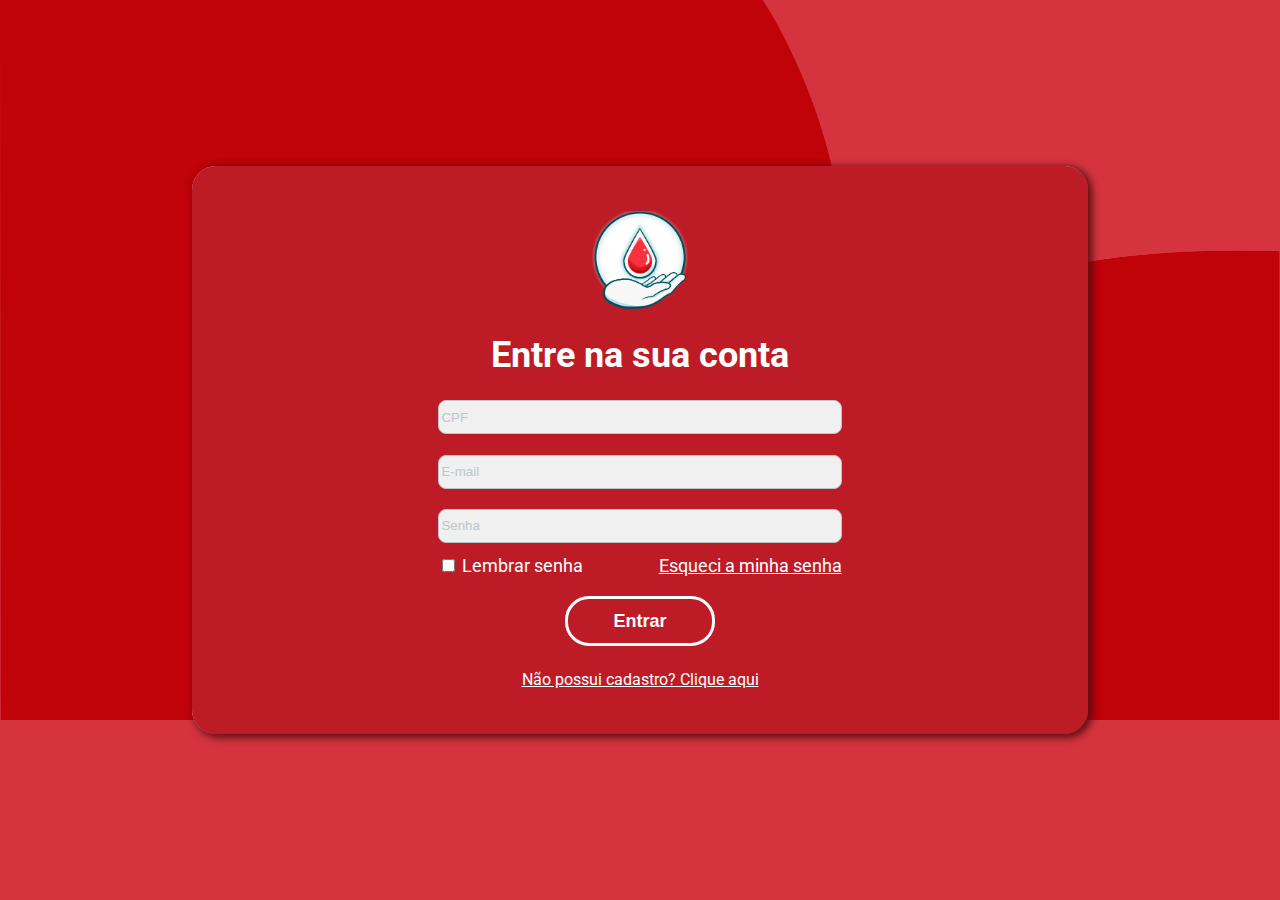
<file: Login.html>
<!DOCTYPE html>
<html lang="en">
<head>
    <meta charset="UTF-8">
    <meta name="viewport" content="width=device-width, initial-scale=1.0">
    <title>Login</title>
    <link rel="stylesheet" href="css/style.css">
    <link rel="stylesheet" href="https://cdnjs.cloudflare.com/ajax/libs/font-awesome/6.5.2/css/all.min.css">
</head>
<body class="img_fundo">
     <div class="principal">
        <div style="width: 100%; border-radius: 24px; box-shadow: 3px 3px 9px  rgb(95, 16, 16); background: rgba(189, 28, 38, 1);" class="leva_login">
            <img width="12%" src="img/mao_gota_circulo.png" alt="">
            <h1>Entre na sua conta</h1>
            
            <div style="width: 50%; display: flex; flex-direction: column; justify-content: space-between;">
                <input type="text" placeholder="CPF" class="input_texto" id="cpfLogin">
                <input style="margin-top: 5%;" type="text" placeholder="E-mail" class="input_texto" id="emailLogin">
                <input style="margin-top: 5%; margin-bottom: 3%;"  type="text" placeholder="Senha" class="input_texto" id="senhaLogin">

                <div style="display: flex; flex-direction: row;">
                    <div style="width: 50%; text-align: left;">
                        <input type="checkbox">
                        <a>Lembrar senha</a>
                    </div>
                    <div style="width: 50%; text-align: right; margin-bottom: 5%;">
                        <a style="color: white;" href="">Esqueci a minha senha</a>
                    </div>
                </div>
                
                
            </div>

            <button class="botoes" onclick="loga()">Entrar</button>
            <a style="font-size: 16px; color: white; margin-top: 3%;" onmouseover="this.style.color= 'white';" href="Cadastro.html">Não possui cadastro? Clique aqui</a>
            
        </div>
        
     </div>
     <script src="scripts/script.js"></script>
</body>
</html>
</file>
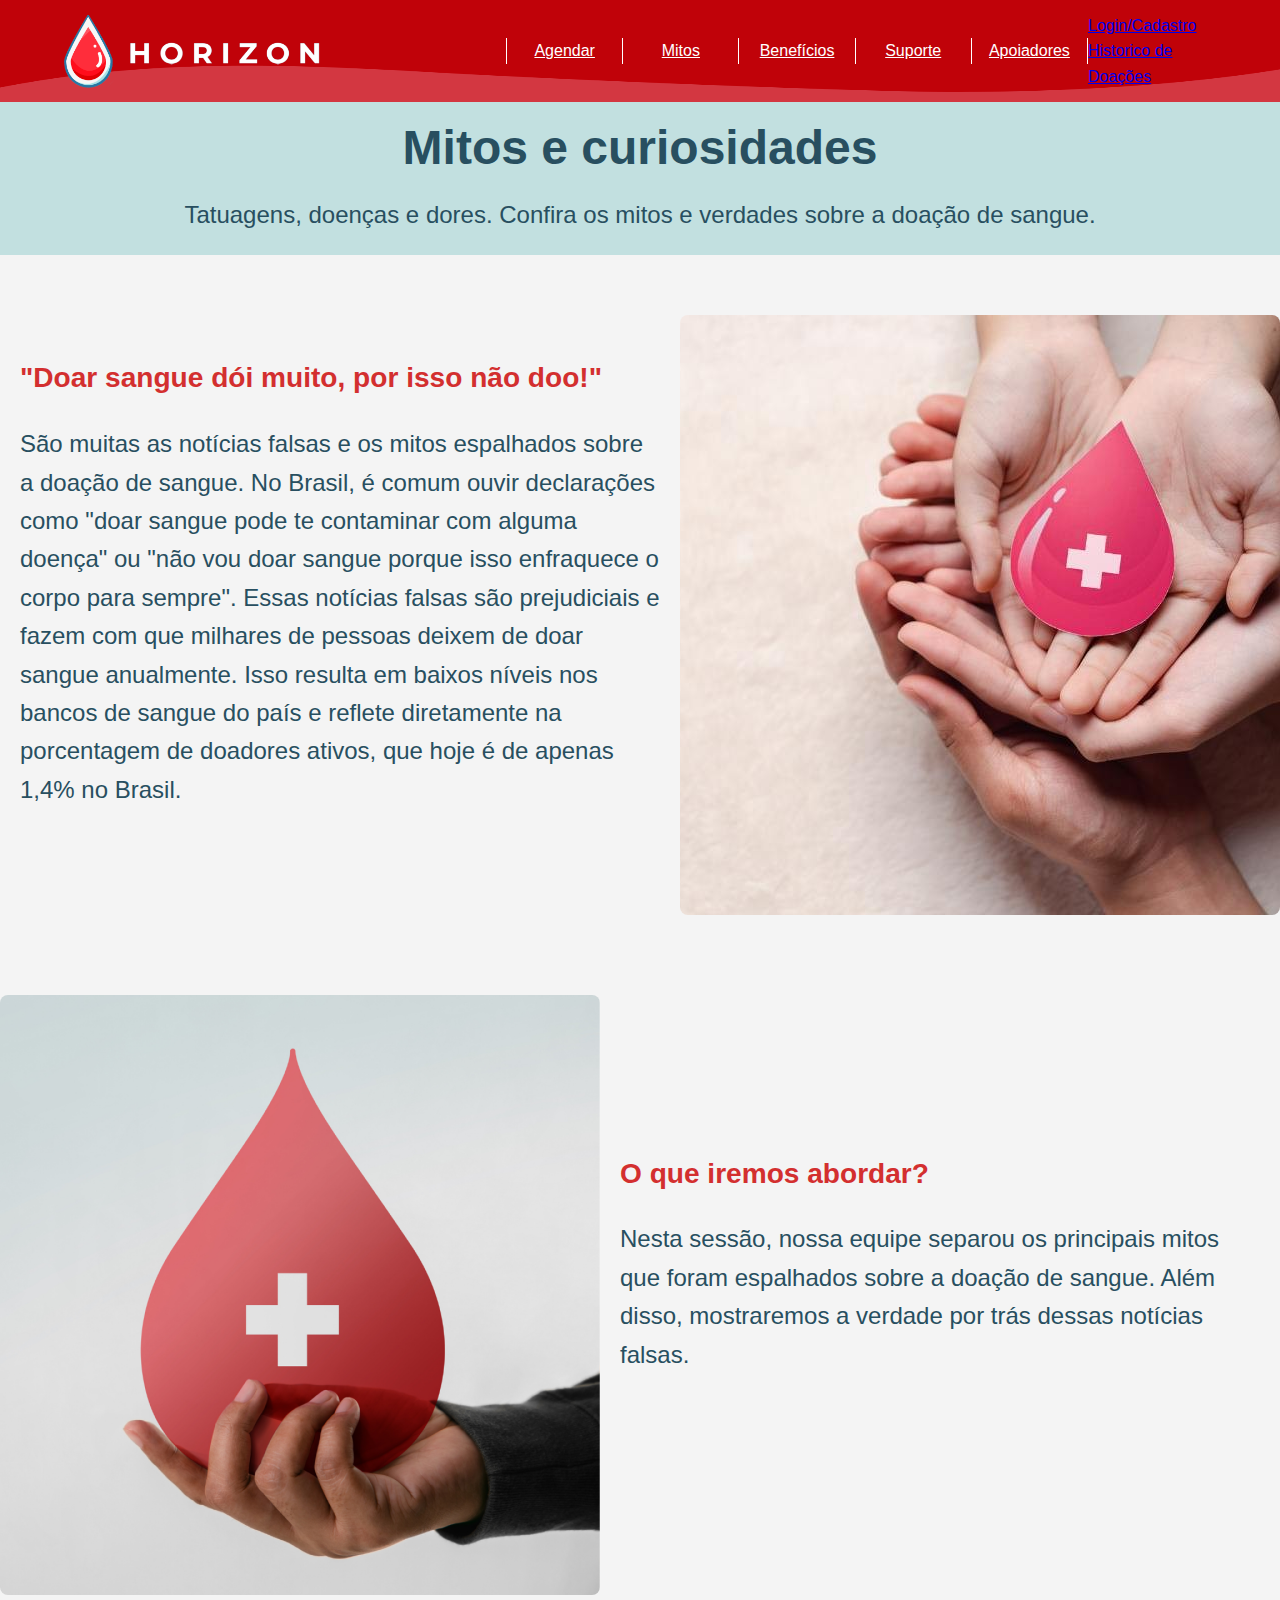
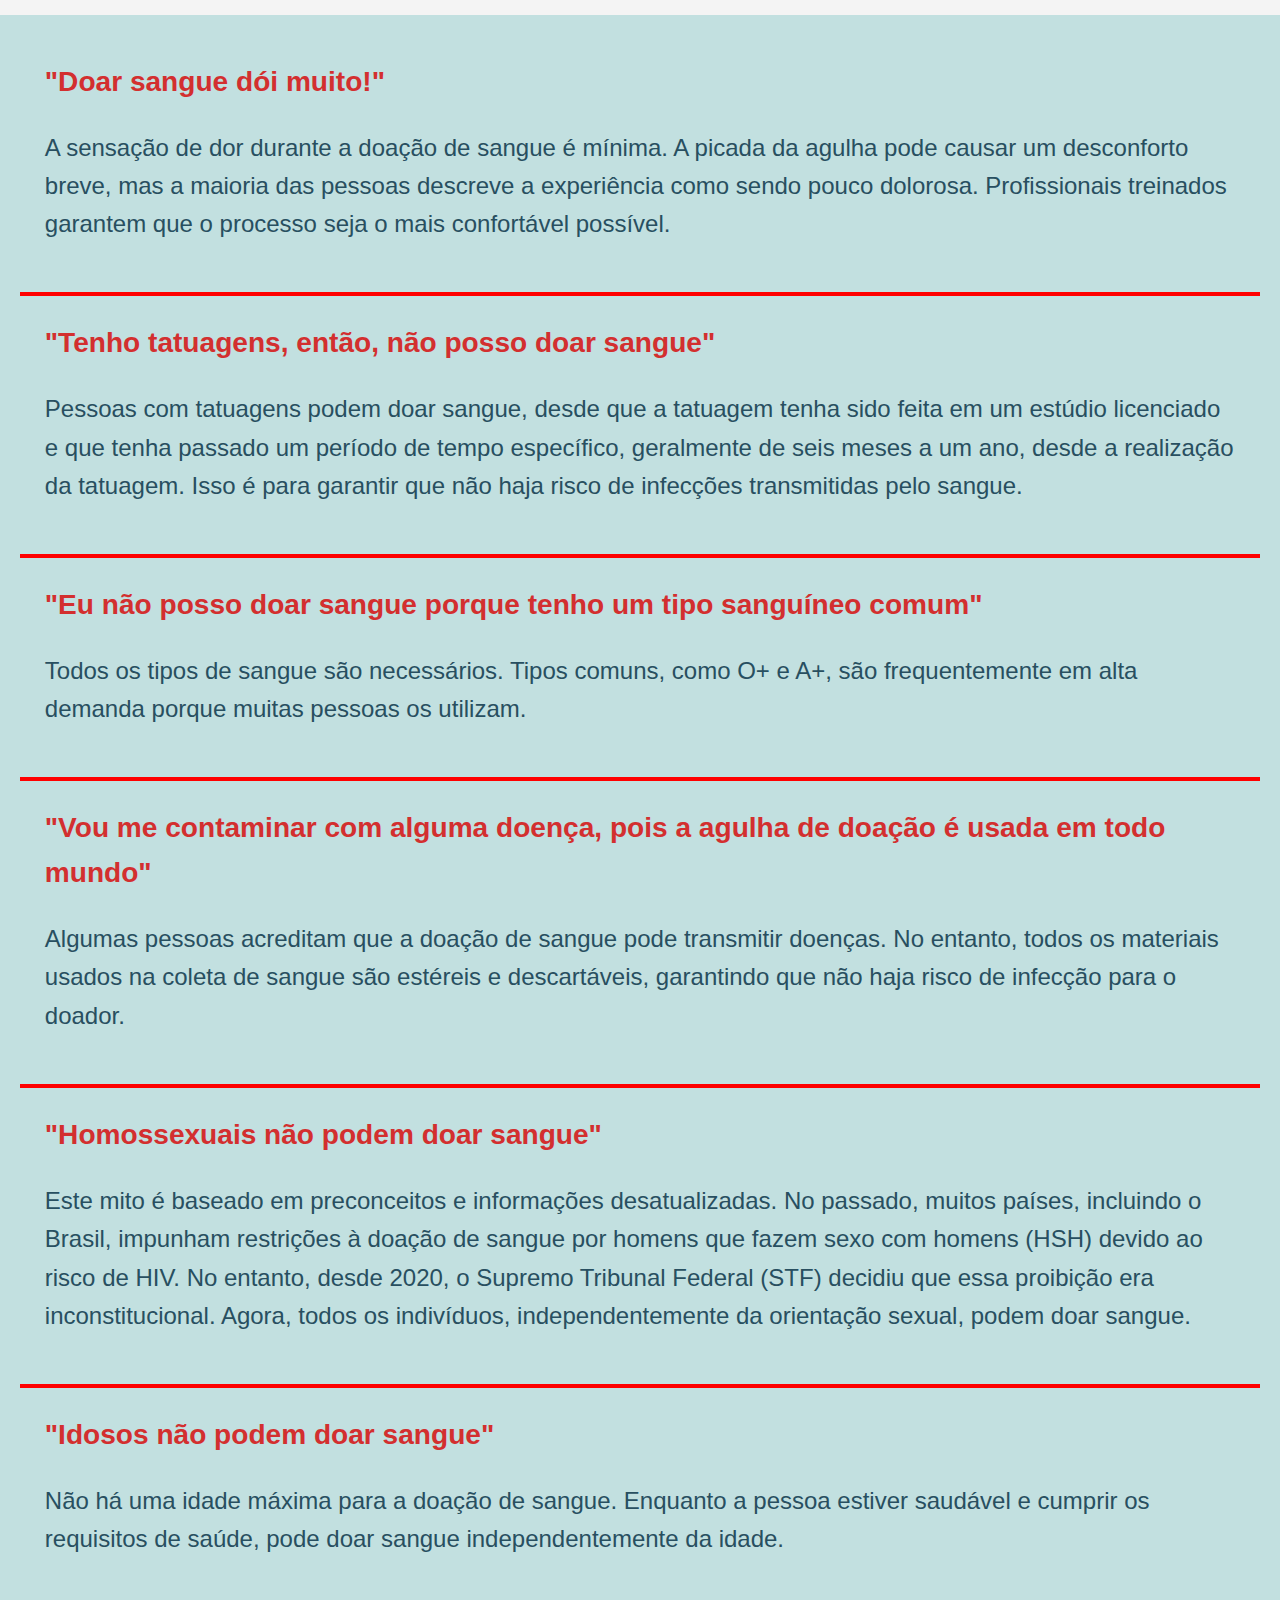
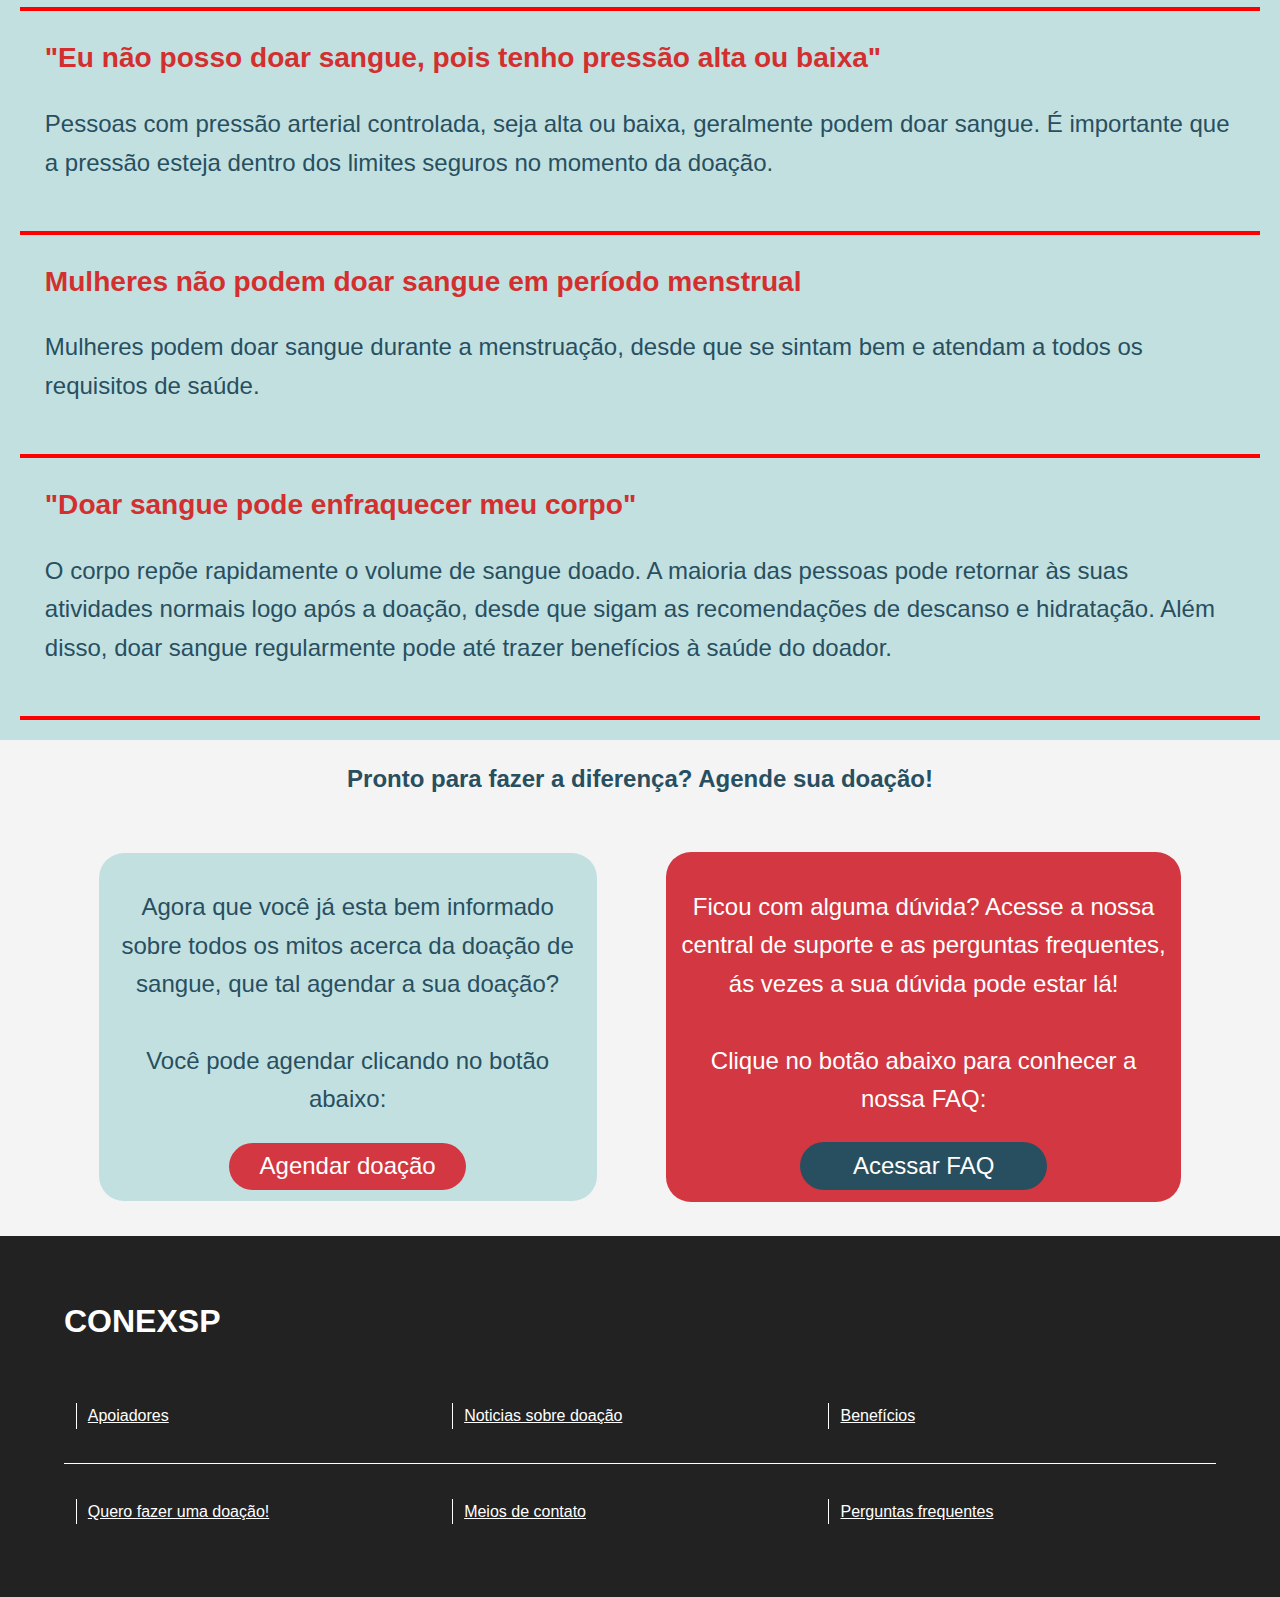
<file: Mitos.html>
<!DOCTYPE html>
<html lang="pt-br">

<head>
  <meta charset="UTF-8" />
  <meta name="viewport" content="width=device-width, initial-scale=1.0" />
  <title>Mitos</title>
  <link rel="stylesheet" href="css/mitos.css" />
  <link rel="stylesheet" href="css/home.css" />
  <link rel="stylesheet" href="https://stackpath.bootstrapcdn.com/bootstrap/4.1.3/css/bootstrap.min.css"
    integrity="sha384-MCw98/SFnGE8fJT3GXwEOngsV7Zt27NXFoaoApmYm81iuXoPkFOJwJ8ERdknLPMO" crossorigin="anonymous">
  <link rel="stylesheet" href="https://cdnjs.cloudflare.com/ajax/libs/font-awesome/6.5.2/css/all.min.css"
    integrity="sha512-SnH5WK+bZxgPHs44uWIX+LLJAJ9/2PkPKZ5QiAj6Ta86w+fsb2TkcmfRyVX3pBnMFcV7oQPJkl9QevSCWr3W6A=="
    crossorigin="anonymous" referrerpolicy="no-referrer" />
</head>

<body>
  <div class="navbar1">
    <a href="index.html" style="width: 20%; display: flex; flex-direction: row; align-items: center; gap: 3%;">
      <img src="img/gota edit.png" style="width: 100%;" alt="logo">
    </a>

    <div style="display: flex; flex-direction: row-reverse; width: 60%;">
      <a href="Apoiadores.html" style="border-style: none solid none solid;" class="botoes_nav">Apoiadores</a>
      <a href="Contatos.html" class="botoes_nav">Suporte</a>
      <a href="" class="botoes_nav">Benefícios</a>
      <a href="Mitos.html" class="botoes_nav">Mitos</a>
      <a href="Triagem.html" class="botoes_nav">Agendar</a>
    </div>

    <div style="width: 10%; display: flex; flex-direction: row-reverse;">
      <a style="display: flex; align-items: center;" id="navbarDropdown" role="button" data-toggle="dropdown" aria-haspopup="true" aria-expanded="false">
        <i style="font-size: 250%; color: white;" class="fa-regular fa-user"></i>
      </a>
      <div class="dropdown-menu" aria-labelledby="navbarDropdown">
        <a class="dropdown-item" href="Cadastro.html">Login/Cadastro</a>
        <a class="dropdown-item" href="Historico.html">Historico de Doações</a>
      </div>
    </div>
  </div>

  <header>
    <h1>Mitos e curiosidades</h1>
    <p>
      Tatuagens, doenças e dores. Confira os mitos e verdades sobre a doação
      de sangue.
    </p>
  </header>

  <section class="info">
    <div class="content">
      <h3>"Doar sangue dói muito, por isso não doo!"</h3>
      <p>
        São muitas as notícias falsas e os mitos espalhados sobre a doação de
        sangue. No Brasil, é comum ouvir declarações como "doar sangue pode te
        contaminar com alguma doença" ou "não vou doar sangue porque isso
        enfraquece o corpo para sempre". Essas notícias falsas são
        prejudiciais e fazem com que milhares de pessoas deixem de doar sangue
        anualmente. Isso resulta em baixos níveis nos bancos de sangue do país
        e reflete diretamente na porcentagem de doadores ativos, que hoje é de
        apenas 1,4% no Brasil.
      </p>
    </div>
    <img src="img/mitos/imagem 1_mitos.png" alt="Mito sobre doação de sangue" />
  </section>

  <section class="info">
    <img src="img/mitos/imagem 2_mitos.png" alt="Mito sobre doação de sangue" />
    <div class="content">
      <h3>O que iremos abordar?</h3>
      <p>
        Nesta sessão, nossa equipe separou os principais mitos que foram
        espalhados sobre a doação de sangue. Além disso, mostraremos a verdade
        por trás dessas notícias falsas.
      </p>
    </div>
  </section>

  <section class="myth">
    <div class="mitos">
      <h3>"Doar sangue dói muito!"</h3>
      <p>
        A sensação de dor durante a doação de sangue é mínima. A picada da
        agulha pode causar um desconforto breve, mas a maioria das pessoas
        descreve a experiência como sendo pouco dolorosa. Profissionais
        treinados garantem que o processo seja o mais confortável possível.
      </p>
    </div>

    <div class="mitos">
      <h3>"Tenho tatuagens, então, não posso doar sangue"</h3>
      <p>
        Pessoas com tatuagens podem doar sangue, desde que a tatuagem tenha
        sido feita em um estúdio licenciado e que tenha passado um período de
        tempo específico, geralmente de seis meses a um ano, desde a
        realização da tatuagem. Isso é para garantir que não haja risco de
        infecções transmitidas pelo sangue.
      </p>
    </div>

    <div class="mitos">
      <h3>"Eu não posso doar sangue porque tenho um tipo sanguíneo comum"</h3>
      <p>
        Todos os tipos de sangue são necessários. Tipos comuns, como O+ e A+,
        são frequentemente em alta demanda porque muitas pessoas os utilizam.
      </p>
    </div>

    <div class="mitos">
      <h3>
        "Vou me contaminar com alguma doença, pois a agulha de doação é usada
        em todo mundo"
      </h3>
      <p>
        Algumas pessoas acreditam que a doação de sangue pode transmitir
        doenças. No entanto, todos os materiais usados na coleta de sangue são
        estéreis e descartáveis, garantindo que não haja risco de infecção
        para o doador.
      </p>
    </div>

    <div class="mitos">
      <h3>"Homossexuais não podem doar sangue"</h3>
      <p>
        Este mito é baseado em preconceitos e informações desatualizadas. No
        passado, muitos países, incluindo o Brasil, impunham restrições à
        doação de sangue por homens que fazem sexo com homens (HSH) devido ao
        risco de HIV. No entanto, desde 2020, o Supremo Tribunal Federal (STF)
        decidiu que essa proibição era inconstitucional. Agora, todos os
        indivíduos, independentemente da orientação sexual, podem doar sangue.
      </p>
    </div>

    <div class="mitos">
      <h3>"Idosos não podem doar sangue"</h3>
      <p>
        Não há uma idade máxima para a doação de sangue. Enquanto a pessoa
        estiver saudável e cumprir os requisitos de saúde, pode doar sangue
        independentemente da idade.
      </p>
    </div>

    <div class="mitos">
      <h3>"Eu não posso doar sangue, pois tenho pressão alta ou baixa"</h3>
      <p>
        Pessoas com pressão arterial controlada, seja alta ou baixa,
        geralmente podem doar sangue. É importante que a pressão esteja dentro
        dos limites seguros no momento da doação.
      </p>
    </div>

    <div class="mitos">
      <h3>Mulheres não podem doar sangue em período menstrual</h3>
      <p>
        Mulheres podem doar sangue durante a menstruação, desde que se sintam
        bem e atendam a todos os requisitos de saúde.
      </p>
    </div>

    <div class="mitos">
      <h3>"Doar sangue pode enfraquecer meu corpo"</h3>
      <p>
        O corpo repõe rapidamente o volume de sangue doado. A maioria das
        pessoas pode retornar às suas atividades normais logo após a doação,
        desde que sigam as recomendações de descanso e hidratação. Além disso,
        doar sangue regularmente pode até trazer benefícios à saúde do doador.
      </p>
    </div>
  </section>

  <div class="title">
    <h2>Pronto para fazer a diferença? Agende sua doação!</h2>
  </div>

  <section class="final">
    <div class="component1">
      <p>
        Agora que você já esta bem informado sobre todos os mitos acerca da
        doação de sangue, que tal agendar a sua doação? <br /><br />
        Você pode agendar clicando no botão abaixo:
      </p>
      <a href="Triagem.html"><button style="background-color: #d33741" type="submit">
          Agendar doação
        </button></a>
    </div>

    <div class="component2">
      <p>
        Ficou com alguma dúvida? Acesse a nossa central de suporte e as
        perguntas frequentes, ás vezes a sua dúvida pode estar lá!
        <br /><br />
        Clique no botão abaixo para conhecer a nossa FAQ:
      </p>
      <a href="Contatos.html"><button style="background-color: #284f60" type="submit">
          Acessar FAQ
        </button></a>
    </div>
  </section>

  <footer class="footer">
    <div style="width: 90%;">
      <h1>CONEXSP</h1>
      <div class="div_a">
        <a href=""
          style="border-style: none none none solid; border-width: 1px; padding-left: 1%; width: 33%; color: white;">
          Apoiadores
        </a>
        <a href=""
          style="border-style: none none none solid; border-width: 1px; padding-left: 1%; width: 33%; color: white;">
          Noticias sobre doação
        </a>
        <a href=""
          style="border-style: none none none solid; border-width: 1px; padding-left: 1%; width: 33%; color: white;">
          Benefícios
        </a>
      </div>
      <div style="border-style: none;" class="div_a">
        <a href=""
          style="border-style: none none none solid; border-width: 1px; padding-left: 1%; width: 33%; color: white;">
          Quero fazer uma doação!
        </a>
        <a href=""
          style="border-style: none none none solid; border-width: 1px; padding-left: 1%; width: 33%; color: white;">
          Meios de contato
        </a>
        <a href=""
          style="border-style: none none none solid; border-width: 1px; padding-left: 1%; width: 33%; color: white;">
          Perguntas frequentes
        </a>
      </div>
    </div>
  </footer>

  <script src="scripts/script.js"></script>
</body>

</html>
</file>
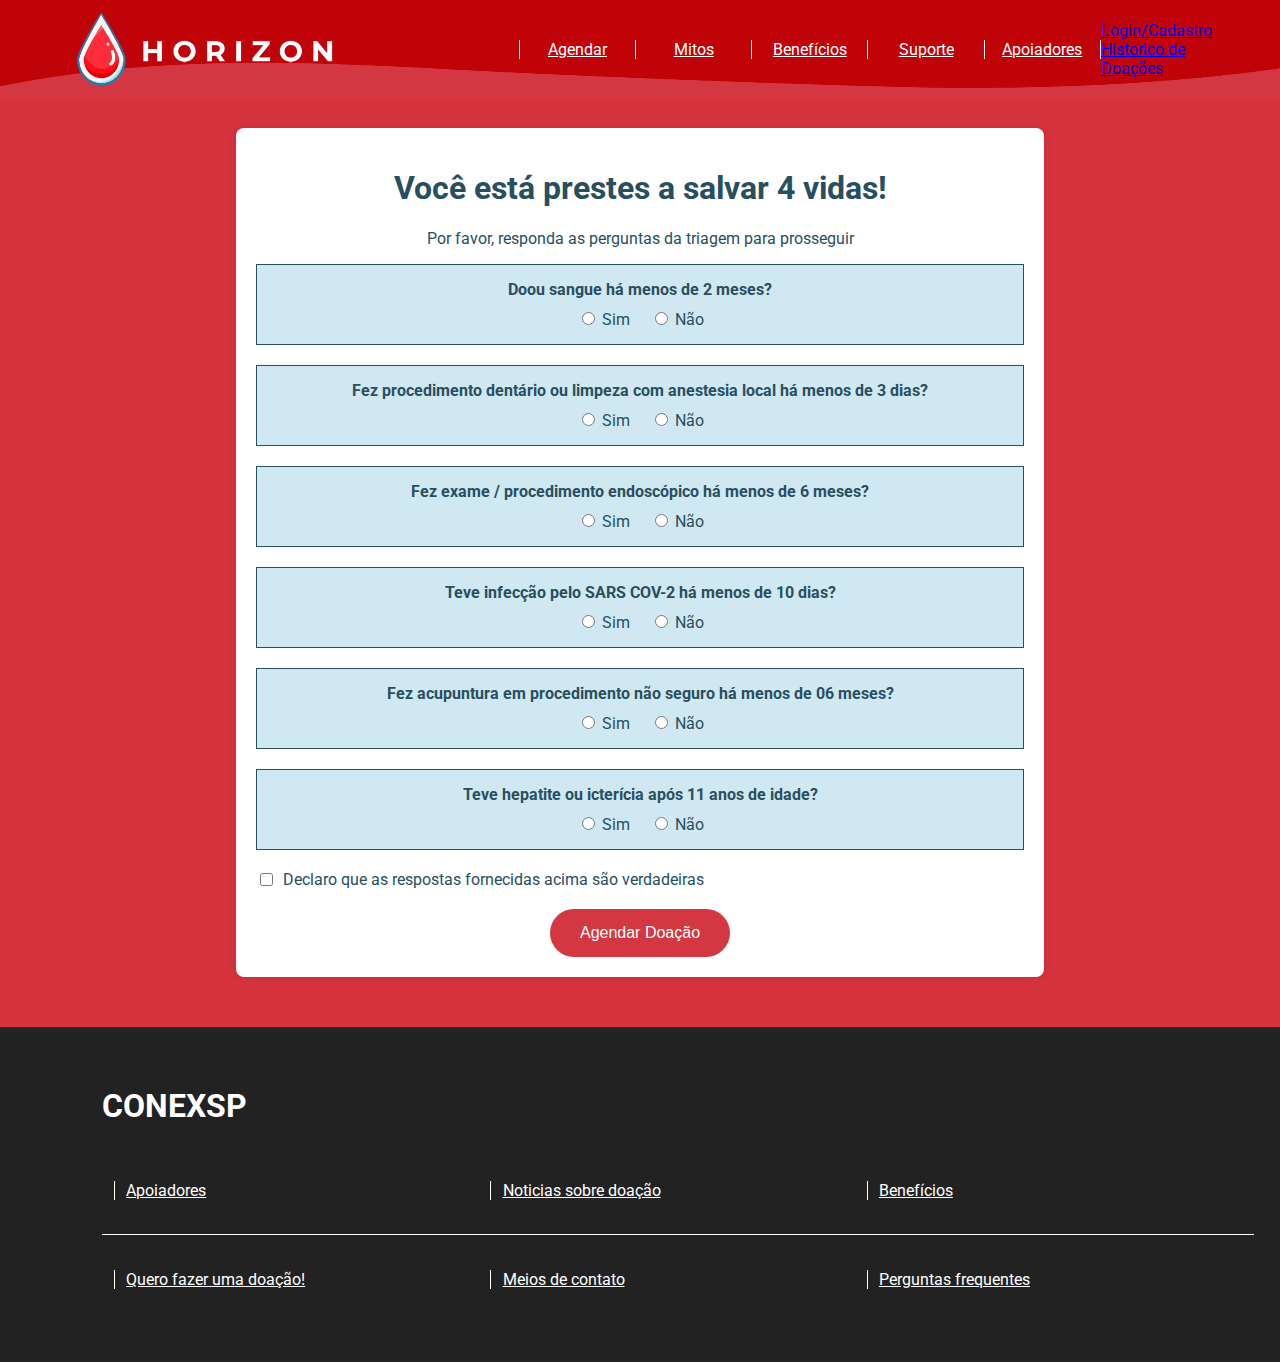
<file: Triagem.html>
<!DOCTYPE html>
<html lang="pt-BR">
<head>
    <meta charset="UTF-8">
    <meta name="viewport" content="width=device-width, initial-scale=1.0">
    <title>Triagem virtual</title>
    <link rel="stylesheet" href="css/triagem.css">
    <link rel="stylesheet" href="css/home.css">
    <link rel="stylesheet" href="css/style.css">
    <link rel="stylesheet" href="https://cdnjs.cloudflare.com/ajax/libs/font-awesome/6.5.2/css/all.min.css" integrity="sha512-SnH5WK+bZxgPHs44uWIX+LLJAJ9/2PkPKZ5QiAj6Ta86w+fsb2TkcmfRyVX3pBnMFcV7oQPJkl9QevSCWr3W6A==" crossorigin="anonymous" referrerpolicy="no-referrer" />
    <link rel="stylesheet" href="https://stackpath.bootstrapcdn.com/bootstrap/4.1.3/css/bootstrap.min.css" integrity="sha384-MCw98/SFnGE8fJT3GXwEOngsV7Zt27NXFoaoApmYm81iuXoPkFOJwJ8ERdknLPMO" crossorigin="anonymous">

</head>
<body>
    <header style="margin-top: -10%;" class="navbar1">
        <a href="index.html" style="width: 20%; display: flex; flex-direction: row; align-items: center; gap: 3%;">
            <img src="img/gota edit.png" style="width: 100%;" alt="logo">
        </a>

        <div style="display: flex; flex-direction: row-reverse; width: 60%;">
            <a href="Apoiadores.html" style="border-style: none solid none solid;" class="botoes_nav">Apoiadores</a>
            <a href="Contatos.html" class="botoes_nav">Suporte</a>
            <a href="" class="botoes_nav">Benefícios</a>
            <a href="Mitos.html" class="botoes_nav">Mitos</a>
            <a href="Triagem.html" class="botoes_nav">Agendar</a>
        </div>
        
        <div style="width: 10%; display: flex; flex-direction: row-reverse;">
            <a style="display: flex; align-items: center;" id="navbarDropdown" role="button" data-toggle="dropdown" aria-haspopup="true" aria-expanded="false">
              <i style="font-size: 250%; color: white;" class="fa-regular fa-user"></i>
            </a>
            <div class="dropdown-menu" aria-labelledby="navbarDropdown">
              <a class="dropdown-item" href="Cadastro.html">Login/Cadastro</a>
              <a class="dropdown-item" href="Historico.html">Historico de Doações</a>
            </div>
        </div>
    </header>

    <div class="triagem">
        <h1>Você está prestes a salvar 4 vidas!</h1>
        <p>Por favor, responda as perguntas da triagem para prosseguir</p>
        <form id="binaryForm">
            <div class="form-group">
                <div class="option-label">Doou sangue há menos de 2 meses?</div>
                <div class="option-inputs">
                    <label><input type="radio" name="option1" value="sim"> Sim</label>
                    <label><input type="radio" name="option1" value="nao"> Não</label>
                </div>
            </div>
            <div class="form-group">
                <div class="option-label">Fez procedimento dentário ou limpeza com anestesia local há menos de 3 dias?</div>
                <div class="option-inputs">
                    <label><input type="radio" name="option2" value="sim"> Sim</label>
                    <label><input type="radio" name="option2" value="nao"> Não</label>
                </div>
            </div>
            <div class="form-group">
                <div class="option-label">Fez exame / procedimento endoscópico há menos de 6 meses?</div>
                <div class="option-inputs">
                    <label><input type="radio" name="option3" value="sim"> Sim</label>
                    <label><input type="radio" name="option3" value="nao"> Não</label>
                </div>
            </div>
            <div class="form-group">
                <div class="option-label">Teve infecção pelo SARS COV-2 há menos de 10 dias?</div>
                <div class="option-inputs">
                    <label><input type="radio" name="option4" value="sim"> Sim</label>
                    <label><input type="radio" name="option4" value="nao"> Não</label>
                </div>
            </div>
            <div class="form-group">
                <div class="option-label">Fez acupuntura em procedimento não seguro há menos de 06 meses?</div>
                <div class="option-inputs">
                    <label><input type="radio" name="option5" value="sim"> Sim</label>
                    <label><input type="radio" name="option5" value="nao"> Não</label>
                </div>
            </div>
            <div class="form-group">
                <div class="option-label">Teve hepatite ou icterícia após 11 anos de idade?</div>
                <div class="option-inputs">
                    <label><input type="radio" name="option6" value="sim"> Sim</label>
                    <label><input type="radio" name="option6" value="nao"> Não</label>
                </div>
            </div>
            <div class="confirm-group">
                <input type="checkbox" id="confirmCheckbox">
                <label for="confirmCheckbox">Declaro que as respostas fornecidas acima são verdadeiras</label>
            </div>
            <button type="submit">Agendar Doação</button>
        </form>
    </div>
    
    <footer class="footer">
        <div style="width: 90%;">
          <h1 style="color: white;">CONEXSP</h1>
          <div class="div_a">
            <a href="" style="border-style: none none none solid; border-width: 1px; padding-left: 1%; width: 33%; color: white;">
              Apoiadores
            </a>
            <a href="" style="border-style: none none none solid; border-width: 1px; padding-left: 1%; width: 33%; color: white;">
              Noticias sobre doação
            </a>
            <a href="" style="border-style: none none none solid; border-width: 1px; padding-left: 1%; width: 33%; color: white;">
              Benefícios
            </a>
          </div>
          <div style="border-style: none;" class="div_a">
            <a href="" style="border-style: none none none solid; border-width: 1px; padding-left: 1%; width: 33%; color: white;">
              Quero fazer uma doação!
            </a>
            <a href="" style="border-style: none none none solid; border-width: 1px; padding-left: 1%; width: 33%; color: white;">
              Meios de contato
            </a>
            <a href="" style="border-style: none none none solid; border-width: 1px; padding-left: 1%; width: 33%; color: white;">
              Perguntas frequentes
            </a>
          </div>
        </div>
        

    </footer>

    <script src="scripts/script.js"></script>
    <script src="scripts/triagem.js"></script>
    <script src="https://code.jquery.com/jquery-3.3.1.slim.min.js"
    integrity="sha384-q8i/X+965DzO0rT7abK41JStQIAqVgRVzpbzo5smXKp4YfRvH+8abtTE1Pi6jizo"
    crossorigin="anonymous"></script>
    <script src="https://cdnjs.cloudflare.com/ajax/libs/popper.js/1.14.3/umd/popper.min.js"
    integrity="sha384-ZMP7rVo3mIykV+2+9J3UJ46jBk0WLaUAdn689aCwoqbBJiSnjAK/l8WvCWPIPm49"
    crossorigin="anonymous"></script>
    <script src="https://stackpath.bootstrapcdn.com/bootstrap/4.1.3/js/bootstrap.min.js"
    integrity="sha384-ChfqqxuZUCnJSK3+MXmPNIyE6ZbWh2IMqE241rYiqJxyMiZ6OW/JmZQ5stwEULTy"
    crossorigin="anonymous"></script>
</body>
</html>
</file>
<file: css/style.css>
@import url('https://fonts.googleapis.com/css2?family=Roboto:ital,wght@0,100;0,300;0,400;0,500;0,700;0,900;1,100;1,300;1,400;1,500;1,700;1,900&display=swap');
::placeholder{
    color: rgb(191, 197, 202);
}
body{
    background-color: #D5343F;
    font-family:'Roboto', sans-serif;
}

.img_fundo{
    background-image: url("/img/fundo principal.png");
    background-size: 100% 9000%;
    background-repeat: no-repeat;
}

.principal{
    width: 70%;
    height: fit-content;
    top: 50%;
    left: 50%;
    position: absolute;
    transform: translate(-50%,-50%);
    display: flex;
    justify-content: space-between;
    border-radius: 24px;
    box-shadow: 4px 2px 7px  #00000040;
    background-color: white;
}

.leva_login{
    width: 40%;
    padding: 5%;
    display: flex;
    align-items: center;
    text-align: center;
    justify-content: center;
    flex-direction: column;
    background-color: #BD1C26;
    border-top-left-radius: 24px;
    border-bottom-left-radius: 24px;
    color: white;
    font-size: 18px;
}

.area_cadastro{
    width: 60%;
    padding: 5%;
    display: flex;
    align-items: center;
    flex-direction: column;
    color: grey;
    color:rgb(198, 198, 198);
}

.botoes{
    width: 150px;
    height: 50px;

    border-width: 3px;
    border-radius: 24px;
    border-color: white;
    border-style: solid;

    background-color: rgb(189, 28, 38);
    color: white;

    font-size: 18px;
    font-weight:550;
}

.formulario{
    width: 100%;
    margin-top: 5%;
}

.input_texto{
    height: 30px;
    background-color: rgb(240, 240, 240);

    border-color: grey;
    border-radius: 8px;
    border-style: solid;
    border-color: rgb(191, 197, 202);
    border-width: 1px;
}

.boleta{
    display: inline-block;
    min-width: 75px;
    height: 75px;
    background-color: white;
    border-radius: 50%;
    border-style: none;
}
</file>
<file: css/home.css>
.principal_home{
    background-color: white;
    display: flex;
    flex-direction: column;
    width: 100%;
    position: absolute;
    left: 50%;
    transform: translate(-50%);
    z-index: 0;
}

.navbar1{
    height: fit-content;
    display: flex;
    flex-direction: row;
    position: fixed;
    background-color: rgba(189, 28, 38, 0);
    background-image:url("/img/fundo navbar.png");
    background-size: 100% 90%;
    background-repeat: no-repeat;
    background-color: #D33741;
    width: 100%;
    z-index: 1;
    padding: 1%;
    align-items: center;
    justify-content: center;
}
.botoes_nav{
    text-align: center;
    width: 15%;
    border-style: none none none solid;
    border-width: 1px;
    border-color: white;
    color: white;
}
.botoes_nav:hover{
    color: white;
}

.mapa{
    width: 400px; 
    height: 300px;
    border-style: solid; border-radius: 28px; 
    border-color: rgb(37, 80, 96);
    justify-content: center;
    text-align: center;
    overflow: hidden;
}

.input_mapa{
    width: 80%;
    border-radius: 34px; 
    border-style: solid;
    border-width: 1px;
    margin-top: -4%;
}

.locais_doacao{
    color: rgb(37, 80, 96); 
    width: 100%; 
    display: flex; 
    flex-direction: row; 
    justify-content: center; 
    margin-top: 3%; 
    margin-bottom: 3%; 
    align-items: center;
}

.footer{
    width: 100%;
    padding: 3%;
    background-color: #222222;
    display: flex;
    justify-content: center;
    align-content: center;
    color: white;
}
.div_footer{
    padding: 1%; 
    width: 25%;
    display: flex;
    flex-direction: column;
}
.div_a{
    display: flex; 
    justify-content: space-between;
    border-style: none none solid none;
    border-color: white;
    padding: 1%;
    padding-top: 3%;
    padding-bottom: 3%;
    border-width: 1px;
}

.banco_sangue{
    padding: 2%;
    background-color:#345688;
    box-shadow: 4px 2px 7px #00000040;
    opacity: 0.81;
    width: 80%;
    align-self: center;
    display: flex; 
    flex-direction: column;
    border-radius: 34px;
    align-items: center;
    align-content: center;
    color: white;
}

.boleta_sangue{
    padding: 1%;
    width: 17%; 
    display: flex; 
    align-items: center; 
    flex-direction: row; 
    justify-content: space-between;
}
.boleta_sangue img{
    max-width: 75%;
}

.boleta_sangue_edit{
    margin-top: 10%;
    margin-bottom: 10%;
    flex-direction: column;
    border-style: none none solid none;
    border-color: white;
}
.card_carrossel{
    background-color: #E4E4E4;
    box-shadow: 4px 2px 7px #00000040;
    color: black;
    position: relative;
    width: 100%;
    padding: 5%;
    align-self: center;
    display: flex;
    flex-direction: row;
    align-items: center;
    gap: 6%;
}

.patrocinadores{
    width: 100%;
    display: flex;
    flex-direction: row;
    align-items: center;
    justify-content: center;
    align-content: center;
    border-style: solid none solid none;
    border-color: #346F88;
    border-width: 10px;
    margin-bottom: 10%;
}
.card_patrocinador{
    width: 20%;
    padding: 3%;
}

.imagem_div{
    max-width: 100%;
    max-height: 100%;
}

.extra_padding{
    padding: 10%;
}
</file>
<file: css/agendamento.css>
body {
    background-color: #D33741;
    display: flex;
    flex-direction: column;
    height: 100vh;
    margin: 0;
}

.agendamento {
    display: flex;
    flex-direction: column;
    align-items: center;
    margin-top: 8.5%; /* Espaçamento para compensar a altura da barra de navegação fixa */
}

.fotos {
    display: flex;
    align-items: flex-start;
    background-color: white;
    padding: 20px;
    border-radius: 20px;
}

.left-column {
    margin-right: 20px;
    display: flex;
    flex-direction: column;
    align-items: center;
}

.right-column {
    display: flex;
    flex-direction: column;
    justify-content: center;
    align-items: center;

    margin-left: 20px;
}

.left-column img
{
    height: 360px;
    width: 430px;
    border-radius: 30px;
}


.right-column img
{
    height: 360px;
    width: 430px;
    border-radius: 30px;
    border: 1px solid black;
}

.left-column h2
{
    color: #D33741;
}

.right-column
{
    color: #D33741;
}


.horario-buttons {
    display: flex;
    flex-direction: column;
    align-items: center;
    margin-top: 120px;
}




.horario-buttons button {
    margin-bottom: 10px;
    padding: 10px;
    background-color: white;
    color: black;
    border: 1px solid black;
    border-radius: 10px;
    cursor: pointer;
}

.quadrado{
    width: 400px; 
    height: 300px;
    border-style: solid; border-radius: 28px; 
    border-color: rgb(37, 80, 96);
    justify-content: center;
    text-align: center;
    overflow: hidden;
}
.input_quadrado{
    width: 80%;
    border-radius: 34px; 
    border-style: solid;
    border-width: 1px;
    margin-top: -4%;
}
</file>
<file: css/calendario.css>
@import url('https://fonts.googleapis.com/css2?family=Roboto:ital,wght@0,100;0,300;0,400;0,500;0,700;0,900;1,100;1,300;1,400;1,500;1,700;1,900&display=swap');
html{

  --body-color:#FFFCFF ;

  --header-color:#d36c6c;

  --header-button:#92a1d1;

  --color-weekdays: #247BA0;
  
  --box-shadow: #CBD4C2;

  --hover: #e8faed;

  --current-day:#e8f4fa;

  --event-color: #58bae4;

  --modal-event: #e8f4fa;


 --color-day:white;

 font-family: roboto;
  
}

main h1{
  color: #BB2029;
  margin: 0;
  margin-bottom: 7%;
}

button {
  width: 75px;
  cursor: pointer;
  box-shadow: 0px 0px 2px gray;
  border: none;
  outline: none;
  padding: 5px;
  color: white;
}

#header {
  padding: 2%;
  font-size: 200%;
  display: flex;
  justify-content: space-between;
}
#header button {
  background-color: white;
  color: black;
  border-radius: 50%;
  width: 75px;
  height: 75px;
  font-size: 32px;
}
#calendario {
  transform: scale(0.4);
  width: 770px;
  margin: -31.55%;
  margin-top: -57%;
  margin-bottom: -55%;
  margin-left: -53%;
  margin-right: -50%;
}
#weekdays {
  width: 100%;
  display: flex;
}
#weekdays div {
  text-align: center;
  width: 14.3%;
  padding: 10px;
  font-size: 24px;
}
#calendar {
  margin: auto;
  display: flex;
  flex-wrap: wrap;
}
.day {
  width: 97.5px;
  padding: 1%;
  height: 97.5px;
  cursor: pointer;
  box-sizing: border-box;
  background-color: var(--color-day);
  margin: 5px;
  box-shadow: 0px 0px 3px var(--box-shadow);
  display: flex;
  flex-direction: column;
  justify-content: space-between;
  border-radius: 50%;
  text-align: center;
  vertical-align: middle;
  line-height: 85px;
  font-weight: 700;
  color: rgb(0, 81, 221);
  font-size: 32px;
}
.day:hover {
  background-color: rgb(177, 206, 255);
}

.day + #currentDay {
  background-color:var(--current-day);
}
.event {
  font-size: 10px;
  padding: 3px;
  background-color: var(--event-color);
  color: white;
  border-radius: 5px;
  max-height: 55px;
  overflow: hidden;
}
.padding {
  cursor: default !important;
  background-color: var(--body-color) !important;
  box-shadow: none !important;
}
#newEventModal, #deleteEventModal {
  display: none;
  z-index: 20;
  padding: 25px;
  background-color: var(--modal-event);
  box-shadow: 0px 0px 3px black;
  border-radius: 5px;
  width: 350px;
  top: 100px;
  left: calc(50% - 175px);
  position: absolute;
}
#eventTitleInput {
  padding: 10px;
  width: 100%;
  box-sizing: border-box;
  margin-bottom: 25px;
  border-radius: 3px;
  outline: none;
  border: none;
  box-shadow: 0px 0px 3px gray;
}
#eventTitleInput.error {
  border: 2px solid red;
}
#cancelButton, #deleteButton {
  background-color: var(--header-color);
}
#saveButton, #closeButton {
  background-color: var(--header-button);
}
#eventText {
  font-size: 14px;
}
#modalBackDrop {
  display: none;
  top: 0px;
  left: 0px;
  z-index: 10;
  width: 100vw;
  height: 100vh;
  position: absolute;
  background-color: rgba(0,0,0,0.8);
}
.lado_esquerdo{
  width: 100%;
  height: 350px;
  display: flex; 
  flex-direction: row; 
  justify-content: space-between;
}
.conjunto_botoes{
  display: flex;
  width: 25%;
  height: auto;
  gap: 3%;
}
.conjunto_botoes button{
  width: 100%;
  padding: 9%;
  background-color: white;
  border-radius: 6px;
  border-style: solid;
  border-width: 1px;
  border-color: rgb(132, 177, 255);
  color: rgb(0, 81, 221);
  font-weight: 700;
  box-shadow: none;
}
</file>
<file: css/apoiadores.css>
body {
    font-family: Arial, sans-serif;
    margin: 0;
    padding: 0;
    background-color: #f4f4f4;
}

.container {
    width: 80%;
    margin: auto;
    overflow: hidden;
    padding-top: 20px;
}

.doadores {
    text-align: center;
    background-color: #C2E0E0;
    padding: 20px 0;
    color: #284F60;
}

.doadores h2 {
    margin: 0;
    color: #284F60;
}

.doador {
    display: flex;
    margin: 20px 0;
    padding: 20px;
    align-items: center;
}

.doador img {
    max-width: 100%;
    max-height: 780px;
    width: auto;
    height: auto;
    margin-right: 20px;
}

.doador-info {
    flex: 1;
    font-size: 1.2em;
    color: #284F60;
}

.doador-info h3 {
    margin-top: 0;
    color: #284F60;
}

.juntos {
    text-align: center;
    padding: 20px 0;
    color: #284F60;
}

.juntos h2 {
    margin: 0;
    color: #284F60;
}

.buttons {
    display: flex;
    justify-content: space-around;
    margin: 20px 0;
}

.button-container {
    text-align: center;
    width: 45%;
    background-color: #C2E0E0; /* Fundo similar ao da imagem */
    padding: 30px;
    border-radius: 10px; /* Borda arredondada */
    box-shadow: 0 0 10px rgba(0, 0, 0, 0.1); /* Sombra leve para destaque */
}

.button-container2 {
    text-align: center;
    width: 45%;
    background-color: #D33741; /* Fundo similar ao da imagem */
    padding: 30px;
    border-radius: 10px; /* Borda arredondada */
    box-shadow: 0 0 10px rgba(0, 0, 0, 0.1); /* Sombra leve para destaque */

}

.button-container p {
    margin-bottom: 40px;
    color: #284F60;
}

.button-container2 p {
    margin-bottom: 40px;
    color: #FFFFFF;
}


.button {
    background-color: #D33741;
    color: white;
    padding: 15px 20px;
    text-decoration: none;
    border-radius: 60px;
    text-align: center;
}

.button.red {
    background-color: #284F60;
    color: #FFFFFF;
}

.button:hover {
    opacity: 0.8;
}

.separator {
    border: 0;
    height: 7px;
    background: #346F88;
    margin: 40px 0;
}
</file>
<file: css/historico.css>
@import url('https://fonts.googleapis.com/css2?family=Roboto:ital,wght@0,100;0,300;0,400;0,500;0,700;0,900;1,100;1,300;1,400;1,500;1,700;1,900&display=swap');
*{
    margin: 0;
    padding: 0;
}
body{
    background-color: #D5343F;
    font-family:'Roboto', sans-serif;
    display: flex;
    flex-direction: column;
}

button{
    color: white;
    background-color: #D33741;
    width: 30%;
    border-radius: 56px;
    border-style: none;
    padding: 1%;
    margin-top: 1%;
    margin-right: 10%;
    align-self: flex-end;
    font-size: 18px;
}

.navbar1{
    height: fit-content;
    display: flex;
    flex-direction: row;
    position: fixed;
    background-color: rgba(189, 28, 38, 0);
    background-image:url("/img/fundo navbar.png");
    background-size: 100% 90%;
    background-repeat: no-repeat;
    background-color: #D33741;
    width: 100%;
    z-index: 1;
    padding: 1%;
    align-items: center;
    justify-content: center;
}
.botoes_nav{
    text-align: center;
    width: 15%;
    border-style: none none none solid;
    border-width: 1px;
    border-color: white;
    color: white;
}
.botoes_nav:hover{
    color: white;
}

.cabecalho{
    display: flex;
    flex-direction: column;
    width: 100%;
    font-size: 175%;
    background-color: #C2E0E0;
    padding: 2% 0 2% 0;
    text-align: center;
    margin-top: 7.5%;
}
.cabecalho h1 {
    margin: 0;
    padding: 0;
    color: #284F60;
}
.cabecalho p {
    margin: 0;
    padding: 0;
    margin-top: 10px;
    color: #284F60;
}

.area_historico{
    align-self: center;
    margin-top: 7%;
    width: 90%;
    display: flex;
    flex-direction: column;
    
}
.area_historico div{
    width: 100%;
    display: flex;
}
.parte_azul div{
    background-color: #6D85A9;
    color: white;
    padding: 1%;
    width: 20%;
}
.parte_vermelha div{
    background-color: #BF2E36;
    color: white;
    padding: 1%;
    width: 20%;
}

.div_central{
    font-size: 18px;
    display: flex;
    flex-direction: column;
    padding: 5%;
    align-self: center;
    width: 45%;
    margin-top: 7%;
    margin-bottom: 7%;
    border-radius: 56px;
    background-color: #C2E0E0;
    color: #284F60;
}

.footer{
    width: 100%;
    padding: 3%;
    background-color: #222222;
    display: flex;
    justify-content: center;
    align-content: center;
    color: white;
}
.div_footer{
    padding: 1%; 
    width: 25%;
    display: flex;
    flex-direction: column;
}
.div_a{
    display: flex; 
    justify-content: space-between;
    border-style: none none solid none;
    border-color: white;
    padding: 1%;
    padding-top: 3%;
    padding-bottom: 3%;
    border-width: 1px;
}
</file>
<file: css/mitos.css>
body {
    font-family: 'Roboto', sans-serif;
    color: #284F60;
    line-height: 1.6;
    margin: 0;
    padding: 0;
    background-color: #f4f4f4;
    display: flex;
    align-items: center;
    flex-direction: column;
}

header {
    font-size: 24px;
    background-color: #C2E0E0;
    padding: 20px;
    text-align: center;
    width: 100%;
    margin-top: 7%;
}

header h1 {
    margin: 0;
    color: #284F60;
}

header p {
    margin: 10px 0 0;
    color: #284F60;
}

main {
    padding: 20px;
}

.info img {
    max-width: 100%;
    height: auto;
    border-radius: 8px;
    margin-top: 60px;
    margin-bottom: 20px;
}

.info {
    font-size: 24px;
    display: flex;
    align-items: center;
}

.info .content {
    margin-left: 20px;
    margin-right: 20px;
}

.myth{
    font-size: 24px;
    background-color: #C2E0E0;
    padding: 20px;
    display: flex;
    flex-direction: column;
}

.mitos{
    border-bottom: 4px solid red;
    padding: 2%;
}

.final{
    font-size: 24px;
    align-self: center;
    width: 90%;
    display: flex;
    flex-direction: row;
    align-items: center;
    text-align: center;
    justify-content: space-between;
}

.final div{
    margin: 3%;
}

.title h2{
    text-align: center;
}

.component1{
    color: #284F60;
    padding: 1%;
    background-color: #C2E0E0;
    border-radius: 25px;
    
}

.component2{
    color: #ffffff;
    padding: 1%;
    background-color: #D33741;
    border-radius: 25px;
    
}

.final button{
    border-radius: 32px;
    width: 50%;
    padding: 2%;
    border-style: none;
    color: white;
    font-size: 24px;
}

.info .content h3, .myth .mitos h3 {
    margin-bottom: 20px;
    margin-top: 0;
    color: #d32f2f;
}



@media (max-width: 768px) {
    .info {
        flex-direction: column;
    }

    .info .content {
        margin-left: 0;
        margin-top: 20px;
    }
}

.footer{
    width: 100%;
    padding: 3%;
    background-color: #222222;
    display: flex;
    justify-content: center;
    align-content: center;
    color: white;
}

.div_footer{
    padding: 1%; 
    width: 25%;
    display: flex;
    flex-direction: column;
}
</file>
<file: css/triagem.css>
body {
    font-family: 'Roboto', sans-serif;
    background-color: #f4f4f4;
    margin: 0;
    padding: 0;
    background-color: #D33741;
}

.triagem {
    background-color: #D33741;
    width: 60%;
    margin: 50px auto;
    margin-top: 10%;
    padding: 20px;
    background-color: #fff;
    box-shadow: 0 0 10px rgba(0, 0, 0, 0.1);
    border-radius: 8px;
    text-align: center;
    
}

h1 {
    color: #284F60;
}

p {
    color: #284F60;
}

.form-group {
    display: flex;
    flex-direction: column;
    align-items: center;
    margin-bottom: 20px;
    background-color: #d0e8f2;
    padding: 15px;
    border: 1px solid #284F60;
}

.option-label {
    margin-bottom: 10px;
    font-weight: bold;
    color: #284F60;
}

.option-inputs {
    display: flex;
    gap: 20px;
}

label {
    font-weight: normal;
    color: #284F60;
}

button {
    padding: 15px 30px;
    background-color: #D33741;
    color: #fff;
    border: none;
    border-radius: 27px;
    cursor: pointer;
    font-size: 16px;
}

button:hover {
    background-color: #cc0000;
}

.confirm-group {
    display: flex;
    flex-direction: row;
    align-items: center;
    margin-bottom: 20px;
}

.confirm-group input {
    margin-right: 10px;
}
</file>
